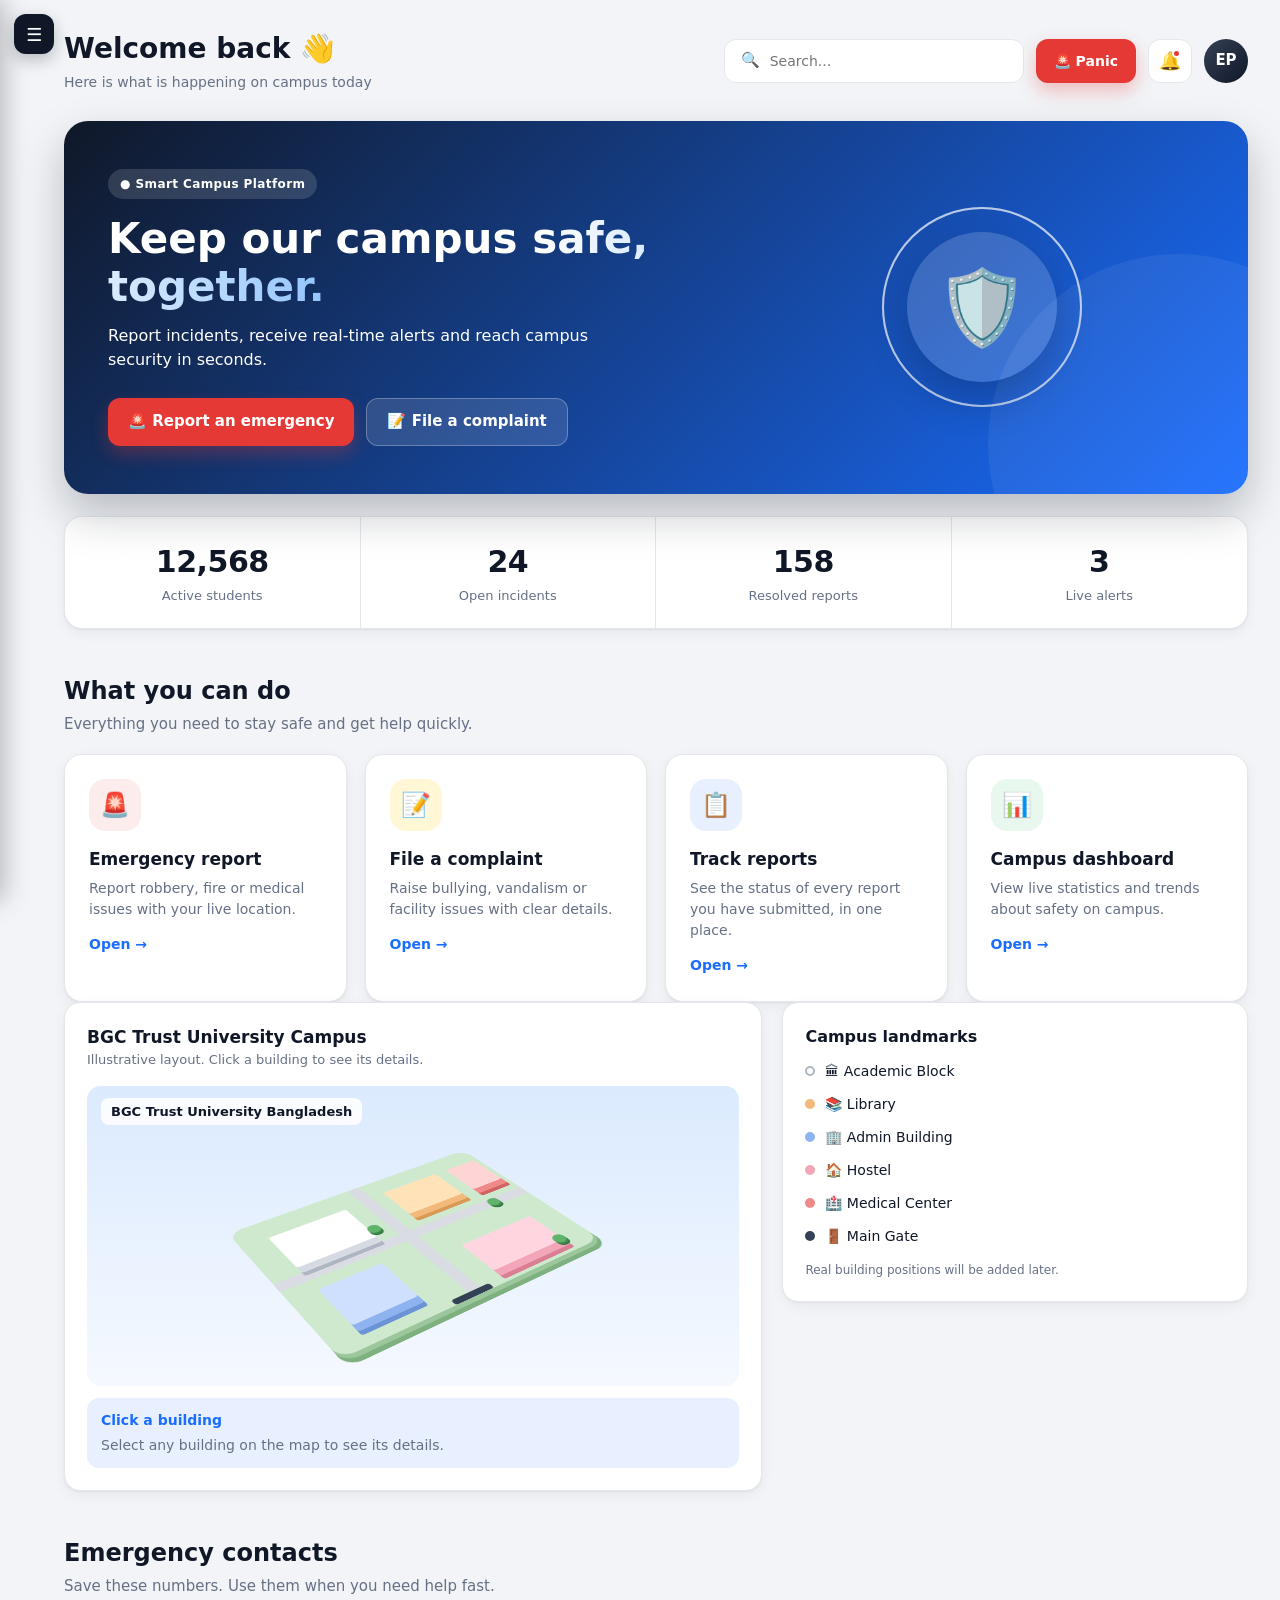
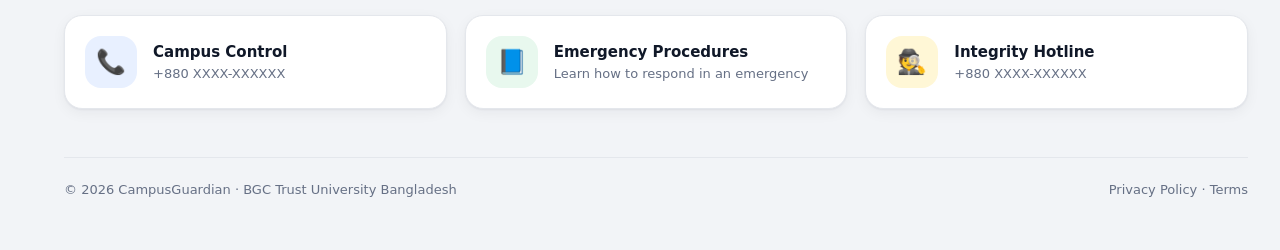
<file: index.html>
<!DOCTYPE html>
<html lang="en">
<head>
  <meta charset="UTF-8">
  <meta name="viewport" content="width=device-width, initial-scale=1.0">
  <title>Home | CampusGuardian</title>
  <link rel="stylesheet" href="css/style.css">
</head>
<body>
<div class="app">

  <aside class="sidebar">
    <div class="brand">
      <div class="brand-logo">🛡️</div>
      <div class="brand-name">CampusGuardian<small>SMART CAMPUS PLATFORM</small></div>
    </div>
    <div class="nav-label">Menu</div>
    <ul class="nav">
      <li><a href="index.html" class="active"><span class="ico">🏠</span>Home</a></li>
      <li><a href="dashboard.html"><span class="ico">📊</span>Dashboard</a></li>
      <li><a href="emergency.html"><span class="ico">🚨</span>Emergency Report</a></li>
      <li><a href="complaint.html"><span class="ico">📝</span>Complaint Form</a></li>
      <li><a href="reports.html"><span class="ico">📋</span>Report List</a></li>
      <li><a href="profile.html"><span class="ico">👤</span>Student Profile</a></li>
    </ul>
    <div class="nav-label">Account</div>
    <ul class="nav">
      <li><a href="login.html"><span class="ico">🔐</span>Login</a></li>
      <li><a href="register.html"><span class="ico">✨</span>Register</a></li>
    </ul>
    <div class="sidebar-footer">© 2026 CampusGuardian</div>
  </aside>

  <main class="main">
    <div class="topbar">
      <div>
        <h1>Welcome back 👋</h1>
        <p>Here is what is happening on campus today</p>
      </div>
      <div class="actions">
        <div class="search">🔍 <input type="text" placeholder="Search..."></div>
        <button class="panic-btn">🚨 Panic</button>
        <div class="icon-btn">🔔<span class="dot"></span></div>
        <div class="avatar">EP</div>
      </div>
    </div>

    <!-- Hero -->
    <section class="hero">
      <div class="hero-text">
        <span class="eyebrow anim d1">● Smart Campus Platform</span>
        <h2 class="anim d2">Keep our campus <span class="grad">safe, together.</span></h2>
        <p class="anim d3">Report incidents, receive real-time alerts and reach campus security in seconds.</p>
        <div class="hero-cta anim d4">
          <a href="emergency.html" class="btn btn-danger">🚨 Report an emergency</a>
          <a href="complaint.html" class="btn btn-glass">📝 File a complaint</a>
        </div>
      </div>
      <div class="hero-visual anim d3">
        <span class="ring r1"></span>
        <span class="ring r2"></span>
        <div class="shield float">🛡️</div>
      </div>
    </section>

    <!-- Stats -->
    <section class="stats-strip reveal">
      <div class="stat-item">
        <div class="stat-value">12,568</div>
        <span>Active students</span>
      </div>
      <div class="stat-item">
        <div class="stat-value">24</div>
        <span>Open incidents</span>
      </div>
      <div class="stat-item">
        <div class="stat-value">158</div>
        <span>Resolved reports</span>
      </div>
      <div class="stat-item">
        <div class="stat-value">3</div>
        <span>Live alerts</span>
      </div>
    </section>

    <!-- Features -->
    <section>
      <div class="section-head reveal">
        <h2>What you can do</h2>
        <p>Everything you need to stay safe and get help quickly.</p>
      </div>
      <div class="feature-grid">
        <a href="emergency.html" class="feature-card reveal rd1">
          <div class="feature-icon" style="background:var(--red-soft)">🚨</div>
          <h3>Emergency report</h3>
          <p>Report robbery, fire or medical issues with your live location.</p>
          <span class="feature-link">Open →</span>
        </a>
        <a href="complaint.html" class="feature-card reveal rd2">
          <div class="feature-icon" style="background:var(--yellow-soft)">📝</div>
          <h3>File a complaint</h3>
          <p>Raise bullying, vandalism or facility issues with clear details.</p>
          <span class="feature-link">Open →</span>
        </a>
        <a href="reports.html" class="feature-card reveal rd3">
          <div class="feature-icon" style="background:var(--primary-soft)">📋</div>
          <h3>Track reports</h3>
          <p>See the status of every report you have submitted, in one place.</p>
          <span class="feature-link">Open →</span>
        </a>
        <a href="dashboard.html" class="feature-card reveal rd4">
          <div class="feature-icon" style="background:var(--green-soft)">📊</div>
          <h3>Campus dashboard</h3>
          <p>View live statistics and trends about safety on campus.</p>
          <span class="feature-link">Open →</span>
        </a>
      </div>
    </section>

    <!-- Campus map -->
    <section class="campus-section">
      <div class="card reveal">
        <div class="card-head">
          <div>
            <h3>BGC Trust University Campus</h3>
            <p>Illustrative layout. Click a building to see its details.</p>
          </div>
        </div>

        <div class="campus-3d">
          <div class="campus-title">BGC Trust University Bangladesh</div>
          <div class="campus-plane">
            <div class="campus-ground"></div>
            <div class="campus-road road-h"></div>
            <div class="campus-road road-v"></div>

            <div class="b academic" data-name="Academic Block" data-info="Classrooms, labs and faculty offices."></div>
            <div class="b library" data-name="Library" data-info="Study halls, books and online resources."></div>
            <div class="b admin" data-name="Admin Building" data-info="Registrar, admissions and administration."></div>
            <div class="b hostel" data-name="Hostel" data-info="Student residence. Contact the hall office for emergencies."></div>
            <div class="b medical" data-name="Medical Center" data-info="First aid and medical support for students and staff."></div>

            <div class="tree" style="left:118px; top:70px"></div>
            <div class="tree" style="left:250px; top:100px"></div>
            <div class="tree" style="left:260px; top:190px"></div>

            <div class="gate"></div>
          </div>
        </div>

        <div class="building-info" id="buildingInfo">
          <b>Click a building</b>
          <p>Select any building on the map to see its details.</p>
        </div>
      </div>

      <div class="card reveal rd2 legend-card">
        <h3 class="help-title">Campus landmarks</h3>
        <div class="legend-list">
          <div><span class="dot-color" style="background:#fff; border:2px solid #aeb6c2"></span>🏛 Academic Block</div>
          <div><span class="dot-color" style="background:#f2b97a"></span>📚 Library</div>
          <div><span class="dot-color" style="background:#8fb3f0"></span>🏢 Admin Building</div>
          <div><span class="dot-color" style="background:#f3a6b8"></span>🏠 Hostel</div>
          <div><span class="dot-color" style="background:#f08a8a"></span>🏥 Medical Center</div>
          <div><span class="dot-color" style="background:#334155"></span>🚪 Main Gate</div>
        </div>
        <p class="hint" style="margin-top:14px">Real building positions will be added later.</p>
      </div>
    </section>

    <!-- Contacts -->
    <section>
      <div class="section-head reveal">
        <h2>Emergency contacts</h2>
        <p>Save these numbers. Use them when you need help fast.</p>
      </div>
      <div class="contact-grid">
        <div class="contact-card reveal rd1">
          <div class="feature-icon" style="background:var(--primary-soft)">📞</div>
          <div><h3>Campus Control</h3><p>+880 XXXX-XXXXXX</p></div>
        </div>
        <div class="contact-card reveal rd2">
          <div class="feature-icon" style="background:var(--green-soft)">📘</div>
          <div><h3>Emergency Procedures</h3><p>Learn how to respond in an emergency</p></div>
        </div>
        <div class="contact-card reveal rd3">
          <div class="feature-icon" style="background:var(--yellow-soft)">🕵️</div>
          <div><h3>Integrity Hotline</h3><p>+880 XXXX-XXXXXX</p></div>
        </div>
      </div>
    </section>

    <footer class="site-footer">
      <span>© 2026 CampusGuardian · BGC Trust University Bangladesh</span>
      <span>Privacy Policy · Terms</span>
    </footer>
  </main>
</div>
<script src="js/main.js"></script>
</body>
</html>
</file>
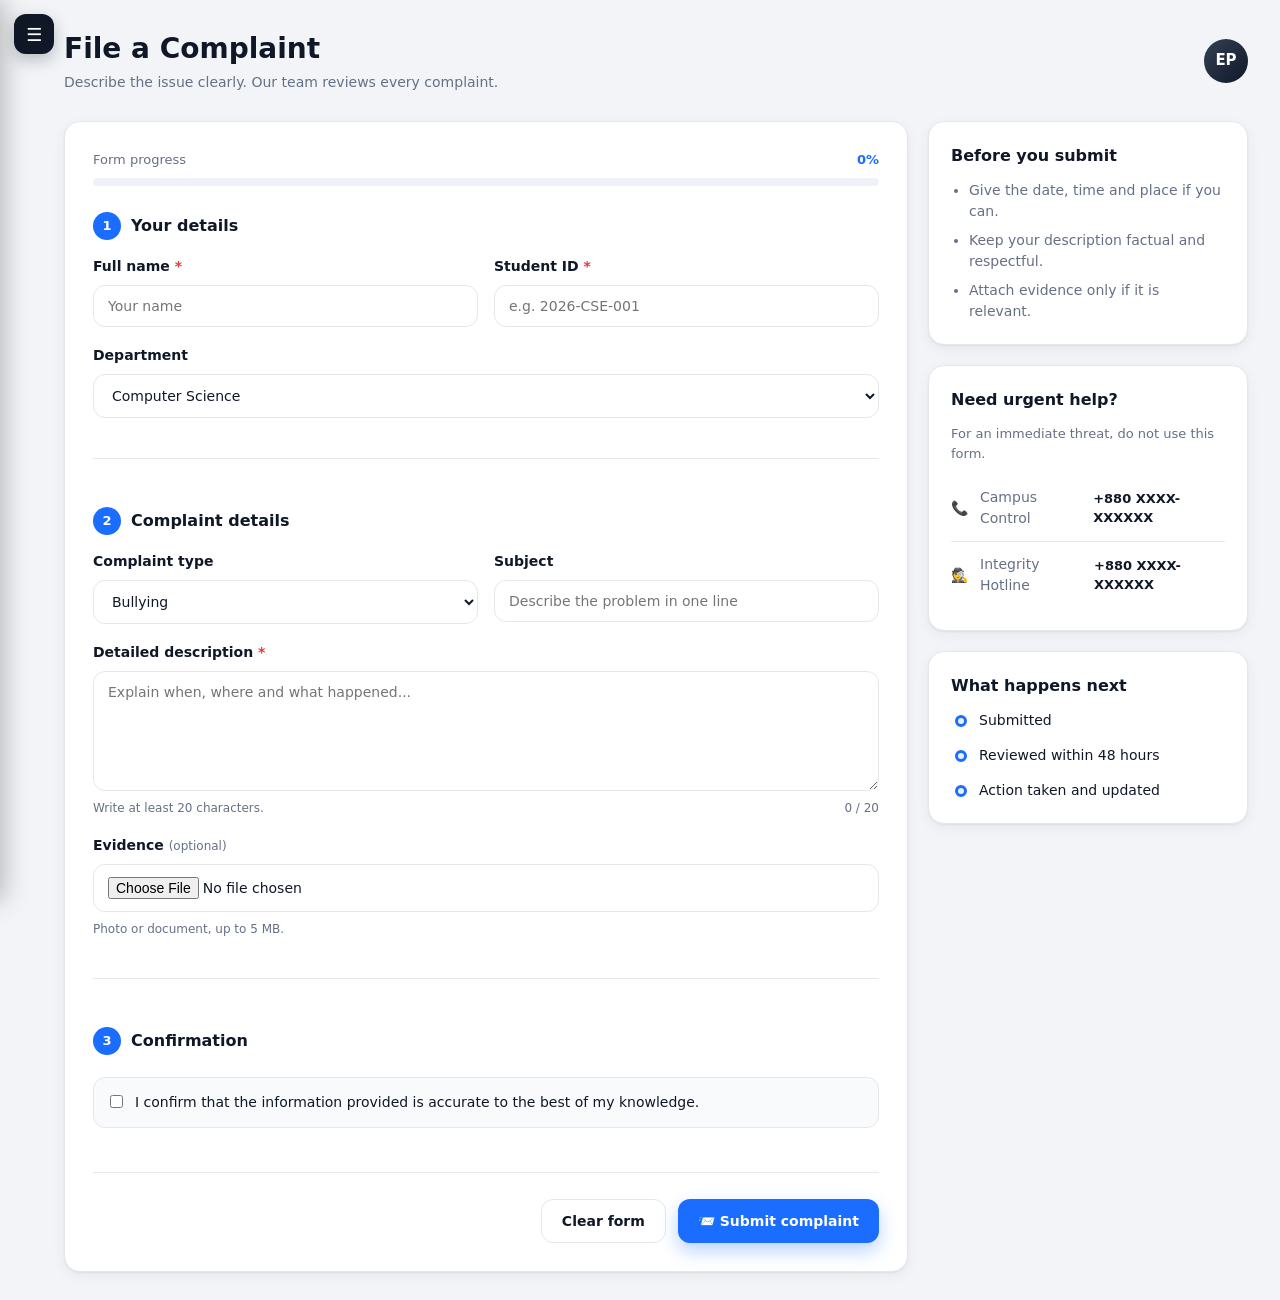
<file: complaint.html>
<!DOCTYPE html>
<html lang="en">
<head>
  <meta charset="UTF-8">
  <meta name="viewport" content="width=device-width, initial-scale=1.0">
  <title>Complaint Form | CampusGuardian</title>
  <link rel="stylesheet" href="css/style.css">
</head>
<body>
<div class="app">

  <aside class="sidebar">
    <div class="brand">
      <div class="brand-logo">🛡️</div>
      <div class="brand-name">CampusGuardian<small>SMART CAMPUS PLATFORM</small></div>
    </div>
    <div class="nav-label">Menu</div>
    <ul class="nav">
      <li><a href="index.html"><span class="ico">🏠</span>Home</a></li>
      <li><a href="dashboard.html"><span class="ico">📊</span>Dashboard</a></li>
      <li><a href="emergency.html"><span class="ico">🚨</span>Emergency Report</a></li>
      <li><a href="complaint.html" class="active"><span class="ico">📝</span>Complaint Form</a></li>
      <li><a href="reports.html"><span class="ico">📋</span>Report List</a></li>
      <li><a href="profile.html"><span class="ico">👤</span>Student Profile</a></li>
    </ul>
    <div class="nav-label">Account</div>
    <ul class="nav">
      <li><a href="login.html"><span class="ico">🔐</span>Login</a></li>
      <li><a href="register.html"><span class="ico">✨</span>Register</a></li>
    </ul>
    <div class="sidebar-footer">© 2026 CampusGuardian</div>
  </aside>

  <main class="main">
    <div class="topbar">
      <div>
        <h1>File a Complaint</h1>
        <p>Describe the issue clearly. Our team reviews every complaint.</p>
      </div>
      <div class="actions">
        <div class="avatar">EP</div>
      </div>
    </div>

    <div class="complaint-layout">

      <!-- Left: form -->
      <div class="card">
        <!-- Progress -->
        <div class="progress-wrap">
          <div class="progress-head">
            <span>Form progress</span>
            <b id="progressText">0%</b>
          </div>
          <div class="progress-bar"><div class="progress-fill" id="progressFill"></div></div>
        </div>

        <form onsubmit="return false;" class="section-form">

          <!-- Section 1 -->
          <div class="form-section">
            <div class="section-title"><span class="step-num">1</span> Your details</div>
            <div class="form-row">
              <div class="form-group">
                <label>Full name <span class="req">*</span></label>
                <input type="text" class="form-control" placeholder="Your name">
              </div>
              <div class="form-group">
                <label>Student ID <span class="req">*</span></label>
                <input type="text" class="form-control" placeholder="e.g. 2026-CSE-001">
              </div>
            </div>
            <div class="form-group">
              <label>Department</label>
              <select class="form-control">
                <option>Computer Science</option>
                <option>Pharmacy</option>
                <option>Business</option>
                <option>Law</option>
                <option>English</option>
                <option>Jurnalism</option>
              </select>
            </div>
          </div>

          <!-- Section 2 -->
          <div class="form-section">
            <div class="section-title"><span class="step-num">2</span> Complaint details</div>
            <div class="form-row">
              <div class="form-group">
                <label>Complaint type</label>
                <select class="form-control">
                  <option>Bullying</option>
                  <option>Vandalism</option>
                  <option>Facilities (water/electricity/lab)</option>
                  <option>Harassment</option>
                  <option>Other</option>
                </select>
              </div>
              <div class="form-group">
                <label>Subject</label>
                <input type="text" class="form-control" placeholder="Describe the problem in one line">
              </div>
            </div>

            <div class="form-group">
              <label>Detailed description <span class="req">*</span></label>
              <textarea class="form-control" placeholder="Explain when, where and what happened..."></textarea>
              <div class="hint-row">
                <span class="hint">Write at least 20 characters.</span>
                <span class="hint" id="charCount">0 / 20</span>
              </div>
            </div>

            <div class="form-group">
              <label>Evidence <span class="opt">(optional)</span></label>
              <input type="file" class="form-control">
              <span class="hint">Photo or document, up to 5 MB.</span>
            </div>
          </div>

          <!-- Section 3 -->
          <div class="form-section">
            <div class="section-title"><span class="step-num">3</span> Confirmation</div>
            <label class="confirm-box">
              <input type="checkbox">
              <span>I confirm that the information provided is accurate to the best of my knowledge.</span>
            </label>
          </div>

          <div class="form-actions">
            <button type="reset" class="btn btn-ghost">Clear form</button>
            <button type="submit" class="btn btn-primary">📨 Submit complaint</button>
          </div>
        </form>
      </div>

      <!-- Right: help -->
      <aside class="help-col">
        <div class="card">
          <h3 class="help-title">Before you submit</h3>
          <ul class="tip-list">
            <li>Give the date, time and place if you can.</li>
            <li>Keep your description factual and respectful.</li>
            <li>Attach evidence only if it is relevant.</li>
          </ul>
        </div>

        <div class="card" style="margin-top:20px">
          <h3 class="help-title">Need urgent help?</h3>
          <p class="list-sub" style="margin-bottom:12px">For an immediate threat, do not use this form.</p>
          <div class="contact-row">📞 <span>Campus Control</span><b>+880 XXXX-XXXXXX</b></div>
          <div class="contact-row">🕵️ <span>Integrity Hotline</span><b>+880 XXXX-XXXXXX</b></div>
        </div>

        <div class="card" style="margin-top:20px">
          <h3 class="help-title">What happens next</h3>
          <div class="timeline">
            <div class="tl-item"><span class="tl-dot"></span>Submitted</div>
            <div class="tl-item"><span class="tl-dot"></span>Reviewed within 48 hours</div>
            <div class="tl-item"><span class="tl-dot"></span>Action taken and updated</div>
          </div>
        </div>
      </aside>

    </div>
  </main>
</div>
<script src="js/main.js"></script>
</body>
</html>
</file>
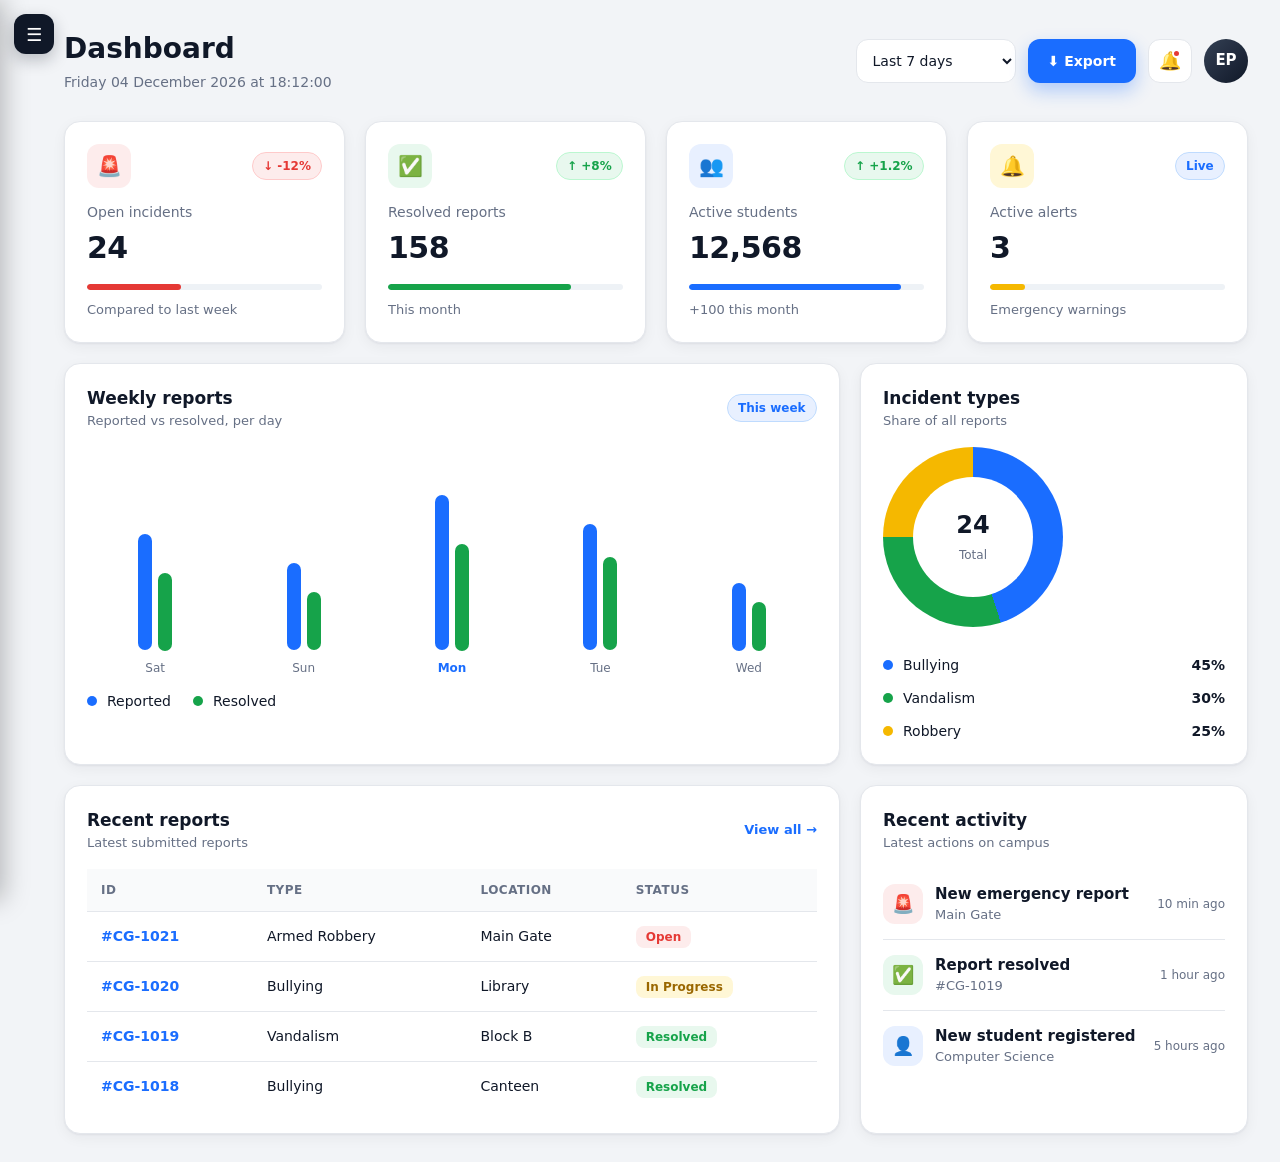
<file: dashboard.html>
<!DOCTYPE html>
<html lang="en">
<head>
  <meta charset="UTF-8">
  <meta name="viewport" content="width=device-width, initial-scale=1.0">
  <title>Dashboard | CampusGuardian</title>
  <link rel="stylesheet" href="css/style.css">
</head>
<body>
<div class="app">

  <aside class="sidebar">
    <div class="brand">
      <div class="brand-logo">🛡️</div>
      <div class="brand-name">CampusGuardian<small>SMART CAMPUS PLATFORM</small></div>
    </div>
    <div class="nav-label">Menu</div>
    <ul class="nav">
      <li><a href="index.html"><span class="ico">🏠</span>Home</a></li>
      <li><a href="dashboard.html" class="active"><span class="ico">📊</span>Dashboard</a></li>
      <li><a href="emergency.html"><span class="ico">🚨</span>Emergency Report</a></li>
      <li><a href="complaint.html"><span class="ico">📝</span>Complaint Form</a></li>
      <li><a href="reports.html"><span class="ico">📋</span>Report List</a></li>
      <li><a href="profile.html"><span class="ico">👤</span>Student Profile</a></li>
    </ul>
    <div class="nav-label">Account</div>
    <ul class="nav">
      <li><a href="login.html"><span class="ico">🔐</span>Login</a></li>
      <li><a href="register.html"><span class="ico">✨</span>Register</a></li>
    </ul>
    <div class="sidebar-footer">© 2026 CampusGuardian</div>
  </aside>

  <main class="main">
    <div class="topbar">
      <div>
        <h1>Dashboard</h1>
        <p id="liveClock">Loading time...</p>
      </div>
      <div class="actions">
        <select class="form-control range-select">
          <option>Last 7 days</option>
          <option>Last 30 days</option>
          <option>This semester</option>
        </select>
        <button class="btn btn-primary">⬇ Export</button>
        <div class="icon-btn">🔔<span class="dot"></span></div>
        <div class="avatar">EP</div>
      </div>
    </div>

    <!-- Stat cards -->
    <div class="grid grid-4">
      <div class="card stat-card">
        <div class="stat-top">
          <div class="stat-icon" style="background:var(--red-soft)">🚨</div>
          <span class="pill down">↓ -12%</span>
        </div>
        <div class="stat-label">Open incidents</div>
        <div class="stat-value">24</div>
        <div class="mini"><span style="--w:40%; background:var(--red)"></span></div>
        <div class="stat-foot">Compared to last week</div>
      </div>
      <div class="card stat-card">
        <div class="stat-top">
          <div class="stat-icon" style="background:var(--green-soft)">✅</div>
          <span class="pill up">↑ +8%</span>
        </div>
        <div class="stat-label">Resolved reports</div>
        <div class="stat-value">158</div>
        <div class="mini"><span style="--w:78%; background:var(--green)"></span></div>
        <div class="stat-foot">This month</div>
      </div>
      <div class="card stat-card">
        <div class="stat-top">
          <div class="stat-icon" style="background:var(--primary-soft)">👥</div>
          <span class="pill up">↑ +1.2%</span>
        </div>
        <div class="stat-label">Active students</div>
        <div class="stat-value">12,568</div>
        <div class="mini"><span style="--w:90%; background:var(--primary)"></span></div>
        <div class="stat-foot">+100 this month</div>
      </div>
      <div class="card stat-card">
        <div class="stat-top">
          <div class="stat-icon" style="background:var(--yellow-soft)">🔔</div>
          <span class="pill info">Live</span>
        </div>
        <div class="stat-label">Active alerts</div>
        <div class="stat-value">3</div>
        <div class="mini"><span style="--w:15%; background:var(--yellow)"></span></div>
        <div class="stat-foot">Emergency warnings</div>
      </div>
    </div>

    <!-- Charts row -->
    <div class="grid grid-2 section">
      <div class="card reveal">
        <div class="card-head">
          <div><h3>Weekly reports</h3><p>Reported vs resolved, per day</p></div>
          <span class="pill info">This week</span>
        </div>
        <div class="bars">
          <div class="bar-group" style="--i:0"><div class="bar-wrap"><div class="bar blue" style="height:60%"></div><div class="bar green" style="height:40%"></div></div><div class="bar-day">Sat</div></div>
          <div class="bar-group" style="--i:1"><div class="bar-wrap"><div class="bar blue" style="height:45%"></div><div class="bar green" style="height:30%"></div></div><div class="bar-day">Sun</div></div>
          <div class="bar-group" style="--i:2"><div class="bar-wrap"><div class="bar blue" style="height:80%"></div><div class="bar green" style="height:55%"></div></div><div class="bar-day active">Mon</div></div>
          <div class="bar-group" style="--i:3"><div class="bar-wrap"><div class="bar blue" style="height:65%"></div><div class="bar green" style="height:48%"></div></div><div class="bar-day">Tue</div></div>
          <div class="bar-group" style="--i:4"><div class="bar-wrap"><div class="bar blue" style="height:35%"></div><div class="bar green" style="height:25%"></div></div><div class="bar-day">Wed</div></div>
        </div>
        <div class="legend" style="flex-direction:row; margin-top:14px; gap:22px">
          <div class="legend-item"><div class="l"><span class="dot-color" style="background:var(--primary)"></span>Reported</div></div>
          <div class="legend-item"><div class="l"><span class="dot-color" style="background:var(--green)"></span>Resolved</div></div>
        </div>
      </div>

      <div class="card reveal rd1">
        <div class="card-head">
          <div><h3>Incident types</h3><p>Share of all reports</p></div>
        </div>
        <div class="donut-wrap">
          <div class="donut donut-anim">
            <div class="donut-inner"><div><b>24</b><span>Total</span></div></div>
          </div>
          <div class="legend">
            <div class="legend-item"><div class="l"><span class="dot-color" style="background:var(--primary)"></span>Bullying</div><b>45%</b></div>
            <div class="legend-item"><div class="l"><span class="dot-color" style="background:var(--green)"></span>Vandalism</div><b>30%</b></div>
            <div class="legend-item"><div class="l"><span class="dot-color" style="background:var(--yellow)"></span>Robbery</div><b>25%</b></div>
          </div>
        </div>
      </div>
    </div>

    <!-- Table + activity -->
    <div class="grid grid-2 section">
      <div class="card reveal">
        <div class="card-head">
          <div><h3>Recent reports</h3><p>Latest submitted reports</p></div>
          <a href="reports.html" class="card-link">View all →</a>
        </div>
        <div class="table-wrap">
          <table class="table">
            <thead><tr><th>ID</th><th>Type</th><th>Location</th><th>Status</th></tr></thead>
            <tbody>
              <tr style="--i:0"><td class="rid">#CG-1021</td><td>Armed Robbery</td><td>Main Gate</td><td><span class="status open">Open</span></td></tr>
              <tr style="--i:1"><td class="rid">#CG-1020</td><td>Bullying</td><td>Library</td><td><span class="status progress">In Progress</span></td></tr>
              <tr style="--i:2"><td class="rid">#CG-1019</td><td>Vandalism</td><td>Block B</td><td><span class="status resolved">Resolved</span></td></tr>
              <tr style="--i:3"><td class="rid">#CG-1018</td><td>Bullying</td><td>Canteen</td><td><span class="status resolved">Resolved</span></td></tr>
            </tbody>
          </table>
        </div>
      </div>

      <div class="card reveal rd1">
        <div class="card-head"><div><h3>Recent activity</h3><p>Latest actions on campus</p></div></div>
        <div class="list">
          <div class="list-item">
            <div class="list-main"><div class="list-icon" style="background:var(--red-soft)">🚨</div><div><div class="list-title">New emergency report</div><div class="list-sub">Main Gate</div></div></div>
            <span class="muted-time">10 min ago</span>
          </div>
          <div class="list-item">
            <div class="list-main"><div class="list-icon" style="background:var(--green-soft)">✅</div><div><div class="list-title">Report resolved</div><div class="list-sub">#CG-1019</div></div></div>
            <span class="muted-time">1 hour ago</span>
          </div>
          <div class="list-item">
            <div class="list-main"><div class="list-icon" style="background:var(--primary-soft)">👤</div><div><div class="list-title">New student registered</div><div class="list-sub">Computer Science</div></div></div>
            <span class="muted-time">5 hours ago</span>
          </div>
        </div>
      </div>
    </div>
  </main>
</div>
<script src="js/main.js"></script>
</body>
</html>
</file>
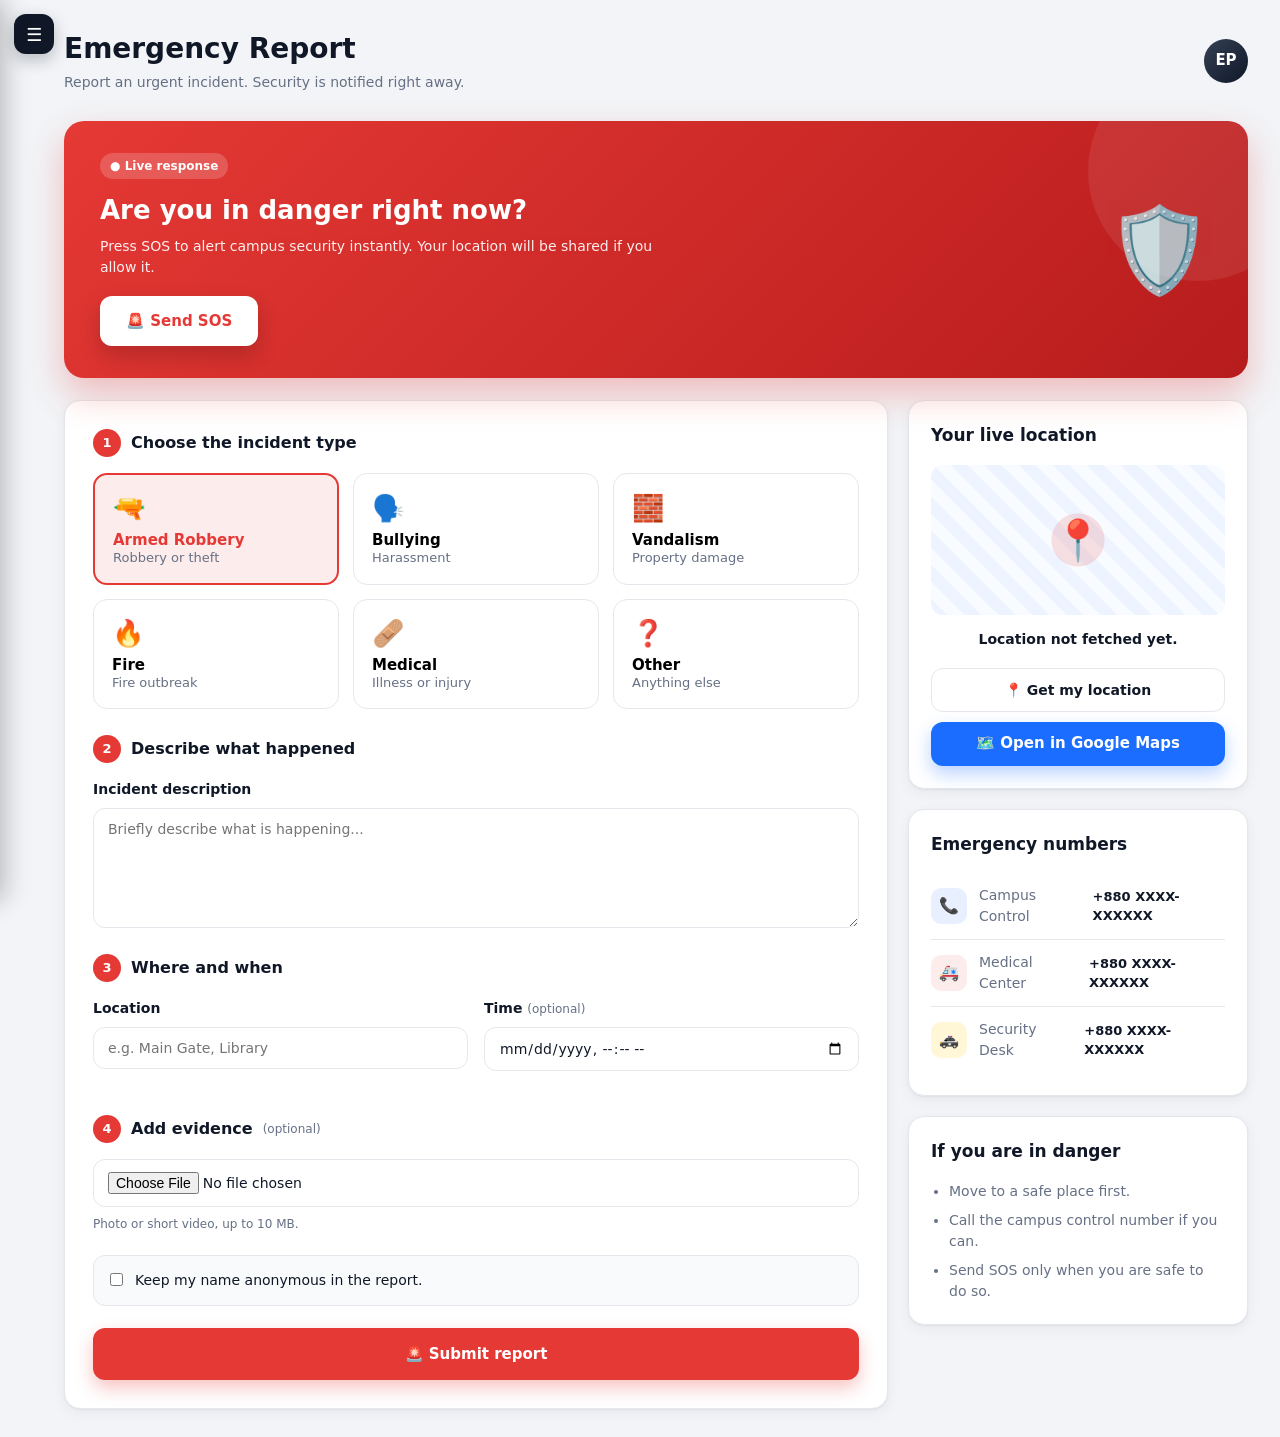
<file: emergency.html>
<!DOCTYPE html>
<html lang="en">
<head>
  <meta charset="UTF-8">
  <meta name="viewport" content="width=device-width, initial-scale=1.0">
  <title>Emergency Report | CampusGuardian</title>
  <link rel="stylesheet" href="css/style.css">
</head>
<body>
<div class="app">

  <aside class="sidebar">
    <div class="brand">
      <div class="brand-logo">🛡️</div>
      <div class="brand-name">CampusGuardian<small>SMART CAMPUS PLATFORM</small></div>
    </div>
    <div class="nav-label">Menu</div>
    <ul class="nav">
      <li><a href="index.html"><span class="ico">🏠</span>Home</a></li>
      <li><a href="dashboard.html"><span class="ico">📊</span>Dashboard</a></li>
      <li><a href="emergency.html" class="active"><span class="ico">🚨</span>Emergency Report</a></li>
      <li><a href="complaint.html"><span class="ico">📝</span>Complaint Form</a></li>
      <li><a href="reports.html"><span class="ico">📋</span>Report List</a></li>
      <li><a href="profile.html"><span class="ico">👤</span>Student Profile</a></li>
    </ul>
    <div class="nav-label">Account</div>
    <ul class="nav">
      <li><a href="login.html"><span class="ico">🔐</span>Login</a></li>
      <li><a href="register.html"><span class="ico">✨</span>Register</a></li>
    </ul>
    <div class="sidebar-footer">© 2026 CampusGuardian</div>
  </aside>

  <main class="main">
    <div class="topbar">
      <div>
        <h1>Emergency Report</h1>
        <p>Report an urgent incident. Security is notified right away.</p>
      </div>
      <div class="actions">
        <div class="avatar">EP</div>
      </div>
    </div>

    <!-- SOS hero -->
    <div class="emergency-hero">
      <div class="hero-text">
        <span class="hero-tag">● Live response</span>
        <h2>Are you in danger right now?</h2>
        <p>Press SOS to alert campus security instantly. Your location will be shared if you allow it.</p>
        <button class="btn sos-btn" type="button">🚨 Send SOS</button>
      </div>
      <div class="hero-icon">🛡️</div>
    </div>

    <div class="emergency-layout">

      <!-- Left: report form -->
      <div class="card report-card">

        <div class="block-title"><span class="step-num">1</span> Choose the incident type</div>
        <div class="type-grid">
          <button class="type-card selected" type="button"><div class="t-icon">🔫</div><b>Armed Robbery</b><span>Robbery or theft</span></button>
          <button class="type-card" type="button"><div class="t-icon">🗣️</div><b>Bullying</b><span>Harassment</span></button>
          <button class="type-card" type="button"><div class="t-icon">🧱</div><b>Vandalism</b><span>Property damage</span></button>
          <button class="type-card" type="button"><div class="t-icon">🔥</div><b>Fire</b><span>Fire outbreak</span></button>
          <button class="type-card" type="button"><div class="t-icon">🩹</div><b>Medical</b><span>Illness or injury</span></button>
          <button class="type-card" type="button"><div class="t-icon">❓</div><b>Other</b><span>Anything else</span></button>
        </div>

        <div class="block-title"><span class="step-num">2</span> Describe what happened</div>
        <div class="form-group">
          <label>Incident description</label>
          <textarea class="form-control" placeholder="Briefly describe what is happening..."></textarea>
        </div>

        <div class="block-title"><span class="step-num">3</span> Where and when</div>
        <div class="form-row">
          <div class="form-group">
            <label>Location</label>
            <input type="text" class="form-control" placeholder="e.g. Main Gate, Library">
          </div>
          <div class="form-group">
            <label>Time <span class="opt">(optional)</span></label>
            <input type="datetime-local" class="form-control">
          </div>
        </div>

        <div class="block-title"><span class="step-num">4</span> Add evidence <span class="opt">(optional)</span></div>
        <div class="form-group">
          <input type="file" class="form-control">
          <span class="hint">Photo or short video, up to 10 MB.</span>
        </div>

        <label class="confirm-box">
          <input type="checkbox">
          <span>Keep my name anonymous in the report.</span>
        </label>

        <button class="btn btn-danger btn-block submit-btn" type="button">🚨 Submit report</button>
      </div>

      <!-- Right: help and location -->
      <aside class="help-col">

        <div class="card">
  <div class="card-head"><h3>Your live location</h3></div>

  <iframe id="mapFrame" class="map-frame" hidden loading="lazy" referrerpolicy="no-referrer-when-downgrade"></iframe>
  <div class="loc-map" id="mapPlaceholder">📍</div>

  <div class="live-loc">
    <div class="live-status" id="locStatus">Location not fetched yet.</div>
    <div class="live-coords" id="locCoords"></div>
    <button class="btn btn-ghost btn-block" id="locBtn" type="button" style="margin-top:12px">📍 Get my location</button>
    <a id="mapLink" class="btn btn-primary btn-block" target="_blank" rel="noopener" hidden style="margin-top:10px">🗺️ Open in Google Maps</a>
    <input type="hidden" id="locValue">
  </div>
</div>

        <div class="card" style="margin-top:20px">
          <div class="card-head"><h3>Emergency numbers</h3></div>
          <div class="contact-row"><div class="contact-ico" style="background:var(--primary-soft)">📞</div><span>Campus Control</span><b>+880 XXXX-XXXXXX</b></div>
          <div class="contact-row"><div class="contact-ico" style="background:var(--red-soft)">🚑</div><span>Medical Center</span><b>+880 XXXX-XXXXXX</b></div>
          <div class="contact-row"><div class="contact-ico" style="background:var(--yellow-soft)">🚓</div><span>Security Desk</span><b>+880 XXXX-XXXXXX</b></div>
        </div>

        <div class="card" style="margin-top:20px">
          <div class="card-head"><h3>If you are in danger</h3></div>
          <ul class="tip-list">
            <li>Move to a safe place first.</li>
            <li>Call the campus control number if you can.</li>
            <li>Send SOS only when you are safe to do so.</li>
          </ul>
        </div>

      </aside>
    </div>
  </main>
</div>
<script src="js/main.js"></script>
</body>
</html>
</file>
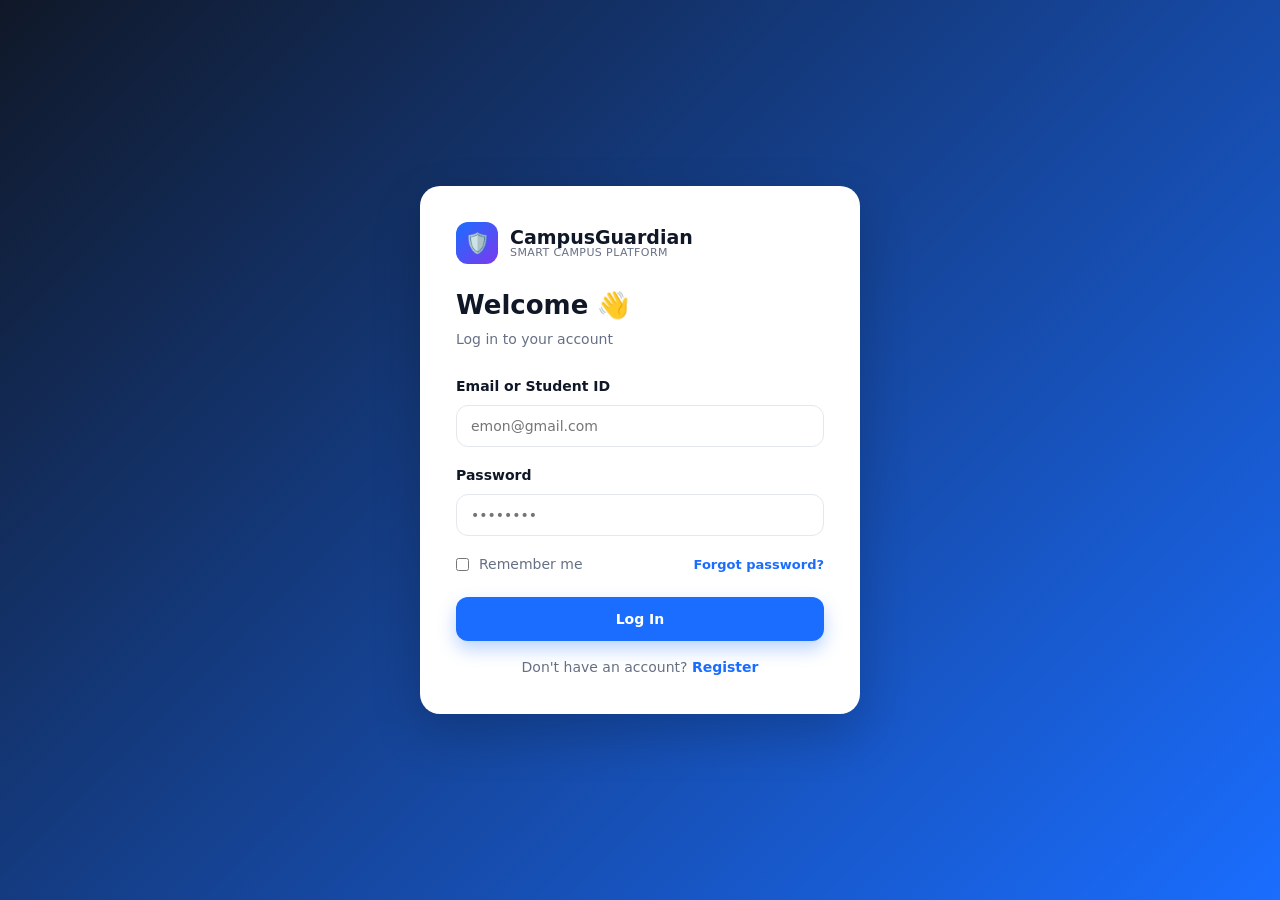
<file: login.html>
<!DOCTYPE html>
<html lang="en">
<head>
  <meta charset="UTF-8">
  <meta name="viewport" content="width=device-width, initial-scale=1.0">
  <title>Login | CampusGuardian</title>
  <link rel="stylesheet" href="css/style.css">
</head>
<body>
<div class="auth-page">
  <div class="auth-card">
    <div class="auth-brand">
      <div class="brand-logo">🛡️</div>
      <div class="brand-name" style="color:var(--text)">CampusGuardian<small style="color:var(--muted)">SMART CAMPUS PLATFORM</small></div>
    </div>

    <h2>Welcome 👋</h2>
    <p>Log in to your account</p>

    <form onsubmit="return false;">
      <div class="form-group">
        <label>Email or Student ID</label>
        <input type="text" class="form-control" placeholder="emon@gmail.com">
      </div>
      <div class="form-group">
        <label>Password</label>
        <input type="password" class="form-control" placeholder="••••••••">
      </div>

      <div style="display:flex; justify-content:space-between; align-items:center; margin-bottom:22px">
        <label class="check"><input type="checkbox"> Remember me</label>
        <a href="#" class="card-link">Forgot password?</a>
      </div>

      <button type="submit" class="btn btn-primary btn-block">Log In</button>
    </form>

    <div class="auth-foot">Don't have an account? <a href="register.html">Register</a></div>
  </div>
</div>
<script src="js/main.js"></script>
</body>
</html>
</file>
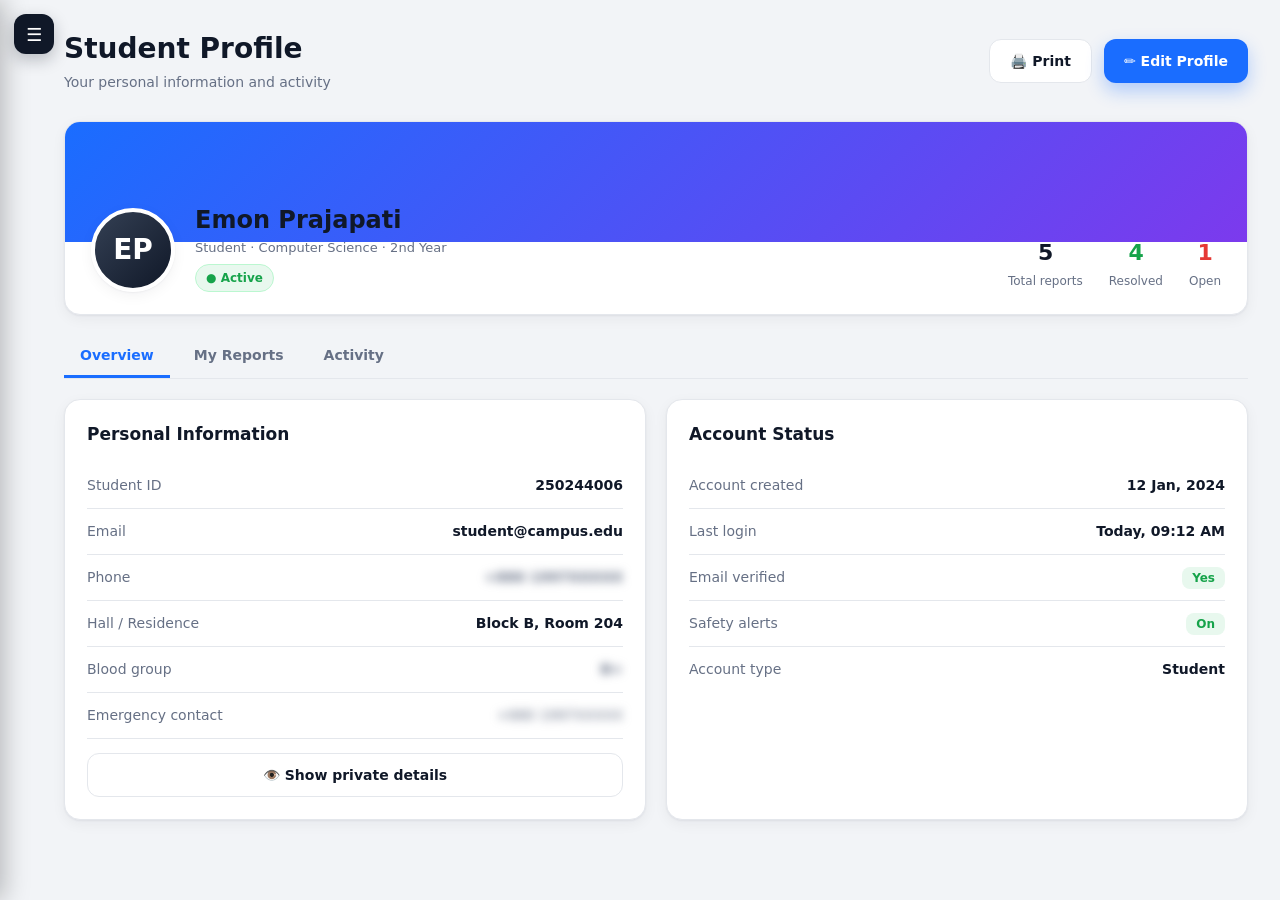
<file: profile.html>
<!DOCTYPE html>
<html lang="en">
<head>
  <meta charset="UTF-8">
  <meta name="viewport" content="width=device-width, initial-scale=1.0">
  <title>Student Profile | CampusGuardian</title>
  <link rel="stylesheet" href="css/style.css">
</head>
<body>
<div class="app">

  <aside class="sidebar">
    <div class="brand">
      <div class="brand-logo">🛡️</div>
      <div class="brand-name">CampusGuardian<small>SMART CAMPUS PLATFORM</small></div>
    </div>
    <div class="nav-label">Menu</div>
    <ul class="nav">
      <li><a href="index.html"><span class="ico">🏠</span>Home</a></li>
      <li><a href="dashboard.html"><span class="ico">📊</span>Dashboard</a></li>
      <li><a href="emergency.html"><span class="ico">🚨</span>Emergency Report</a></li>
      <li><a href="complaint.html"><span class="ico">📝</span>Complaint Form</a></li>
      <li><a href="reports.html"><span class="ico">📋</span>Report List</a></li>
      <li><a href="profile.html" class="active"><span class="ico">👤</span>Student Profile</a></li>
    </ul>
    <div class="nav-label">Account</div>
    <ul class="nav">
      <li><a href="login.html"><span class="ico">🔐</span>Login</a></li>
      <li><a href="register.html"><span class="ico">✨</span>Register</a></li>
    </ul>
    <div class="sidebar-footer">© 2026 CampusGuardian</div>
  </aside>

  <main class="main">
    <div class="topbar">
      <div>
        <h1>Student Profile</h1>
        <p>Your personal information and activity</p>
      </div>
      <div class="actions">
        <button class="btn btn-ghost" onclick="window.print()">🖨️ Print</button>
        <button class="btn btn-primary" id="openEdit">✏️ Edit Profile</button>
      </div>
    </div>

    <!-- Banner + header -->
    <div class="card profile-banner">
      <div class="banner-bg"></div>
      <div class="banner-body">
        <div class="avatar big">EP</div>
        <div class="banner-info">
          <h2 data-field="name">Emon Prajapati</h2>
          <p class="list-sub" data-field="meta">Student · Computer Science · 2nd Year</p>
          <span class="pill up">● Active</span>
        </div>
        <div class="banner-stats">
          <div><div class="stat-value" data-count="5">5</div><span>Total reports</span></div>
          <div><div class="stat-value green" data-count="4">4</div><span>Resolved</span></div>
          <div><div class="stat-value red" data-count="1">1</div><span>Open</span></div>
        </div>
      </div>
    </div>

    <!-- Tabs -->
    <div class="tabs section">
      <button class="tab active" data-tab="overview">Overview</button>
      <button class="tab" data-tab="reports">My Reports</button>
      <button class="tab" data-tab="activity">Activity</button>
    </div>

    <!-- Overview tab -->
    <div class="tab-panel active" id="tab-overview">
      <div class="grid grid-2-even">
        <div class="card">
          <div class="card-head"><h3>Personal Information</h3></div>
          <div class="info-row"><span>Student ID</span><b data-field="sid">250244006</b></div>
          <div class="info-row"><span>Email</span><b data-field="email">student@campus.edu</b></div>
          <div class="info-row">
            <span>Phone</span>
            <b><span data-field="phone" class="masked">+880 1997XXXXX</span></b>
          </div>
          <div class="info-row"><span>Hall / Residence</span><b data-field="hall">Block B, Room 204</b></div>
          <div class="info-row">
            <span>Blood group</span>
            <b><span data-field="blood" class="masked">B+</span></b>
          </div>
          <div class="info-row"><span>Emergency contact</span><span data-field="emergency" class="masked">+880 1997XXXXX</span></div>
          <button class="btn btn-ghost btn-block" id="togglePrivacy" style="margin-top:14px">👁️ Show private details</button>
        </div>

        <div class="card">
          <div class="card-head"><h3>Account Status</h3></div>
          <div class="info-row"><span>Account created</span><b>12 Jan, 2024</b></div>
          <div class="info-row"><span>Last login</span><b>Today, 09:12 AM</b></div>
          <div class="info-row"><span>Email verified</span><b><span class="status resolved">Yes</span></b></div>
          <div class="info-row"><span>Safety alerts</span><b><span class="status resolved">On</span></b></div>
          <div class="info-row"><span>Account type</span><b>Student</b></div>
        </div>
      </div>
    </div>

    <!-- Reports tab -->
    <div class="tab-panel" id="tab-reports">
      <div class="card">
        <div class="card-head">
          <div><h3>My Reports</h3><p>Reports you submitted</p></div>
        </div>
        <div class="table-wrap">
          <table class="table">
            <thead><tr><th>ID</th><th>Type</th><th>Location</th><th>Date</th><th>Status</th></tr></thead>
            <tbody>
              <tr><td>#CG-1021</td><td>🔫 Armed Robbery</td><td>Main Gate</td><td>31 Oct, 2026</td><td><span class="status open">Open</span></td></tr>
              <tr><td>#CG-1018</td><td>🗣️ Bullying</td><td>Canteen</td><td>28 Oct, 2026</td><td><span class="status resolved">Resolved</span></td></tr>
              <tr><td>#CG-1012</td><td>🧱 Vandalism</td><td>Library</td><td>20 Oct, 2026</td><td><span class="status resolved">Resolved</span></td></tr>
              <tr><td>#CG-1007</td><td>🔥 Fire</td><td>Lab 3</td><td>12 Oct, 2026</td><td><span class="status resolved">Resolved</span></td></tr>
              <tr><td>#CG-1003</td><td>🩹 Medical</td><td>Sports Ground</td><td>05 Oct, 2026</td><td><span class="status resolved">Resolved</span></td></tr>
            </tbody>
          </table>
        </div>
      </div>
    </div>

    <!-- Activity tab -->
    <div class="tab-panel" id="tab-activity">
      <div class="card">
        <div class="card-head"><div><h3>Recent Activity</h3><p>Your latest actions</p></div></div>
        <div class="list">
          <div class="list-item"><div class="list-main"><div class="list-icon" style="background:var(--red-soft)">🚨</div><div><div class="list-title">Submitted an emergency report</div><div class="list-sub">#CG-1021 · Main Gate</div></div></div><span class="muted-time">Today</span></div>
          <div class="list-item"><div class="list-main"><div class="list-icon" style="background:var(--green-soft)">✅</div><div><div class="list-title">Complaint resolved</div><div class="list-sub">#CG-1018 · Canteen</div></div></div><span class="muted-time">3 days ago</span></div>
          <div class="list-item"><div class="list-main"><div class="list-icon" style="background:var(--primary-soft)">📝</div><div><div class="list-title">Updated profile phone number</div><div class="list-sub">Settings</div></div></div><span class="muted-time">1 week ago</span></div>
        </div>
      </div>
    </div>
  </main>
</div>

<!-- Edit modal -->
<div class="modal-overlay" id="editModal">
  <div class="modal-box">
    <h2>Edit Profile</h2>
    <p class="list-sub" style="margin-bottom:18px">Update your contact details.</p>
    <form id="editForm" novalidate>
      <div class="form-group">
        <label>Email</label>
        <input type="email" class="form-control" id="inEmail">
      </div>
      <div class="form-group">
        <label>Phone</label>
        <input type="text" class="form-control" id="inPhone" placeholder="+880 1XXX-XXXXXX">
      </div>
      <div class="form-group">
        <label>Hall / Residence</label>
        <input type="text" class="form-control" id="inHall">
      </div>
      <div class="form-group">
        <label>Emergency</label>
        <input type="text" class="form-control" id="inEmergency" placeholder="+880 1XXX-XXXXXX">
      </div>
      <div class="modal-actions">
        <button type="button" class="btn btn-ghost" id="cancelEdit">Cancel</button>
        <button type="submit" class="btn btn-primary">Save</button>
      </div>
    </form>
  </div>
</div>

<script src="js/main.js"></script>
</body>
</html>
</file>
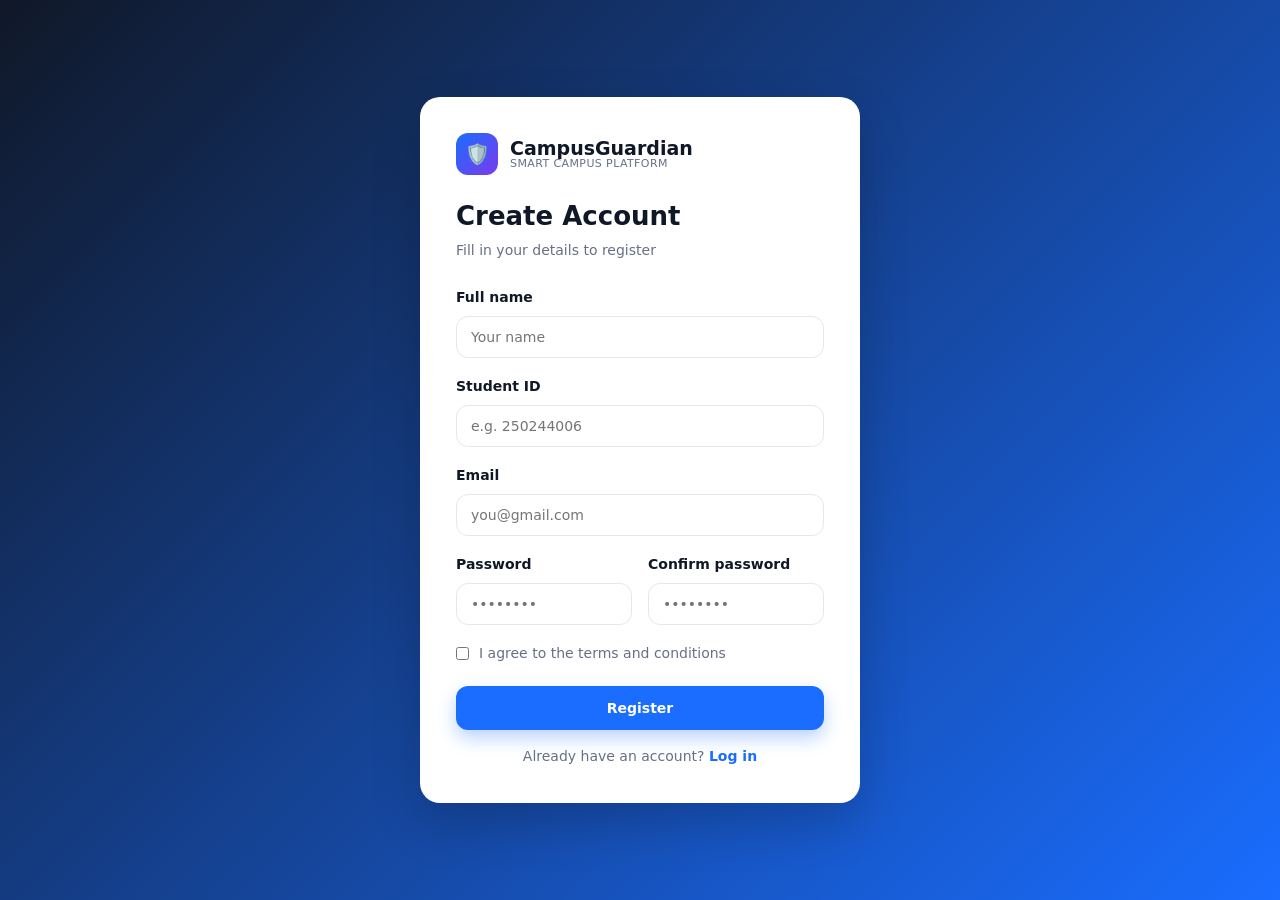
<file: register.html>
<!DOCTYPE html>
<html lang="en">
<head>
  <meta charset="UTF-8">
  <meta name="viewport" content="width=device-width, initial-scale=1.0">
  <title>Register | CampusGuardian</title>
  <link rel="stylesheet" href="css/style.css">
</head>
<body>
<div class="auth-page">
  <div class="auth-card">
    <div class="auth-brand">
      <div class="brand-logo">🛡️</div>
      <div class="brand-name" style="color:var(--text)">CampusGuardian<small style="color:var(--muted)">SMART CAMPUS PLATFORM</small></div>
    </div>

    <h2>Create Account</h2>
    <p>Fill in your details to register</p>

    <form onsubmit="return false;">
      <div class="form-group">
        <label>Full name</label>
        <input type="text" class="form-control" placeholder="Your name">
      </div>
      <div class="form-group">
        <label>Student ID</label>
        <input type="text" class="form-control" placeholder="e.g. 250244006">
      </div>
      <div class="form-group">
        <label>Email</label>
        <input type="email" class="form-control" placeholder="you@gmail.com">
      </div>
      <div class="form-row">
        <div class="form-group">
          <label>Password</label>
          <input type="password" class="form-control" placeholder="••••••••">
        </div>
        <div class="form-group">
          <label>Confirm password</label>
          <input type="password" class="form-control" placeholder="••••••••">
        </div>
      </div>

      <label class="check" style="margin-bottom:22px"><input type="checkbox"> I agree to the terms and conditions</label>
      <button type="submit" class="btn btn-primary btn-block">Register</button>
    </form>

    <div class="auth-foot">Already have an account? <a href="login.html">Log in</a></div>
  </div>
</div>
<script src="js/main.js"></script>
</body>
</html>
</file>
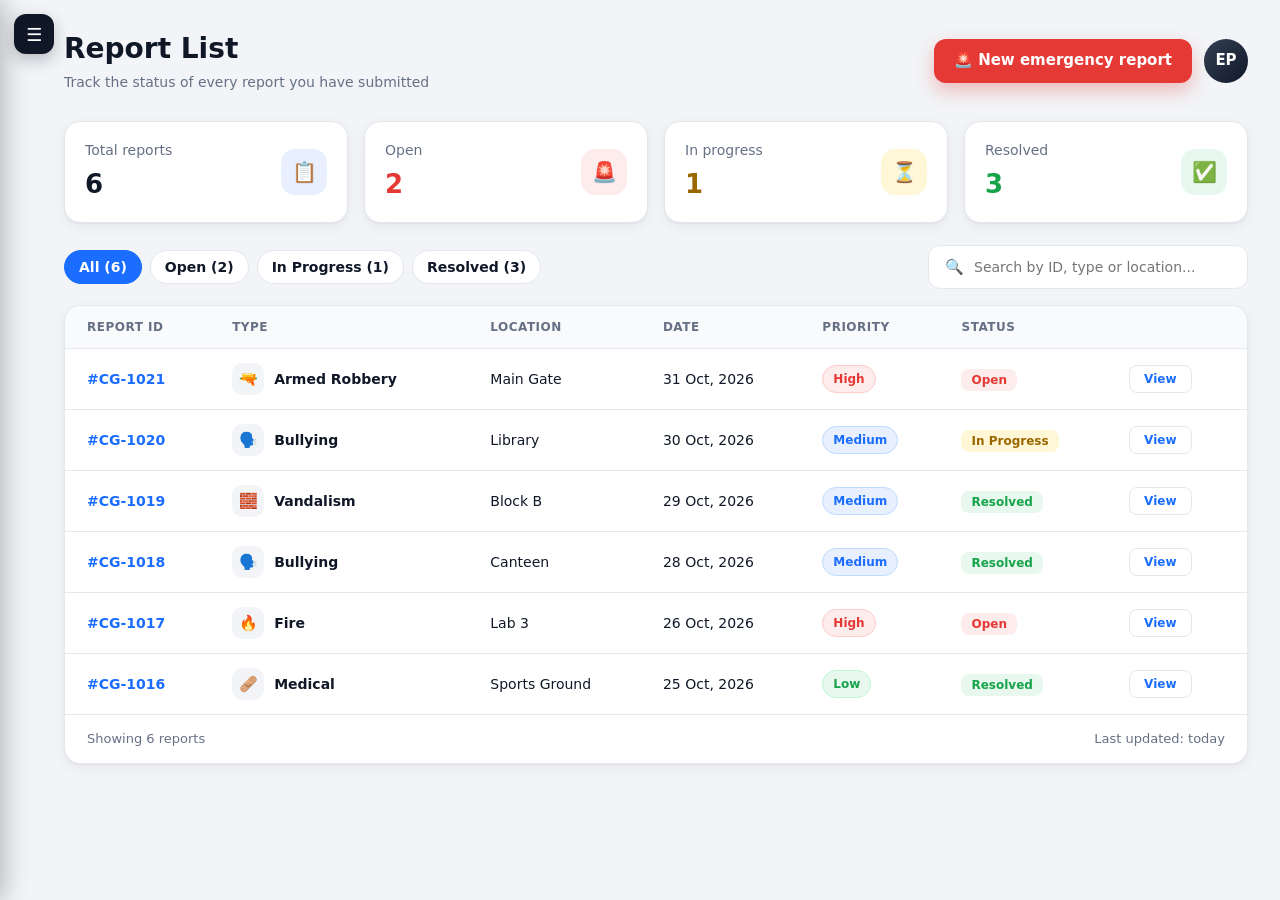
<file: reports.html>
<!DOCTYPE html>
<html lang="en">
<head>
  <meta charset="UTF-8">
  <meta name="viewport" content="width=device-width, initial-scale=1.0">
  <title>Report List | CampusGuardian</title>
  <link rel="stylesheet" href="css/style.css">
</head>
<body>
<div class="app">

  <aside class="sidebar">
    <div class="brand">
      <div class="brand-logo">🛡️</div>
      <div class="brand-name">CampusGuardian<small>SMART CAMPUS PLATFORM</small></div>
    </div>
    <div class="nav-label">Menu</div>
    <ul class="nav">
      <li><a href="index.html"><span class="ico">🏠</span>Home</a></li>
      <li><a href="dashboard.html"><span class="ico">📊</span>Dashboard</a></li>
      <li><a href="emergency.html"><span class="ico">🚨</span>Emergency Report</a></li>
      <li><a href="complaint.html"><span class="ico">📝</span>Complaint Form</a></li>
      <li><a href="reports.html" class="active"><span class="ico">📋</span>Report List</a></li>
      <li><a href="profile.html"><span class="ico">👤</span>Student Profile</a></li>
    </ul>
    <div class="nav-label">Account</div>
    <ul class="nav">
      <li><a href="login.html"><span class="ico">🔐</span>Login</a></li>
      <li><a href="register.html"><span class="ico">✨</span>Register</a></li>
    </ul>
    <div class="sidebar-footer">© 2026 CampusGuardian</div>
  </aside>

  <main class="main">
    <div class="topbar">
      <div>
        <h1>Report List</h1>
        <p>Track the status of every report you have submitted</p>
      </div>
      <div class="actions">
        <a href="emergency.html" class="btn btn-danger">🚨 New emergency report</a>
        <div class="avatar">EP</div>
      </div>
    </div>

    <!-- Summary -->
    <div class="summary-grid">
      <div class="card summary-card">
        <div><div class="stat-label">Total reports</div><div class="stat-value">6</div></div>
        <div class="summary-icon" style="background:var(--primary-soft)">📋</div>
      </div>
      <div class="card summary-card">
        <div><div class="stat-label">Open</div><div class="stat-value" style="color:var(--red)">2</div></div>
        <div class="summary-icon" style="background:var(--red-soft)">🚨</div>
      </div>
      <div class="card summary-card">
        <div><div class="stat-label">In progress</div><div class="stat-value" style="color:#9a6700">1</div></div>
        <div class="summary-icon" style="background:var(--yellow-soft)">⏳</div>
      </div>
      <div class="card summary-card">
        <div><div class="stat-label">Resolved</div><div class="stat-value" style="color:var(--green)">3</div></div>
        <div class="summary-icon" style="background:var(--green-soft)">✅</div>
      </div>
    </div>

    <!-- Toolbar -->
    <div class="toolbar">
      <div class="chip-group">
        <button class="chip active" data-filter="All">All (6)</button>
        <button class="chip" data-filter="Open">Open (2)</button>
        <button class="chip" data-filter="In Progress">In Progress (1)</button>
        <button class="chip" data-filter="Resolved">Resolved (3)</button>
      </div>
      <div class="search search-box">🔍 <input type="text" placeholder="Search by ID, type or location..."></div>
    </div>

    <!-- Table -->
    <div class="card table-card">
      <div class="table-wrap">
        <table class="table">
          <thead>
            <tr>
              <th>Report ID</th>
              <th>Type</th>
              <th>Location</th>
              <th>Date</th>
              <th>Priority</th>
              <th>Status</th>
              <th></th>
            </tr>
          </thead>
          <tbody>
            <tr>
              <td class="rid">#CG-1021</td>
              <td><div class="type-cell"><span class="type-ico">🔫</span>Armed Robbery</div></td>
              <td>Main Gate</td>
              <td>31 Oct, 2026</td>
              <td><span class="pill down">High</span></td>
              <td><span class="status open">Open</span></td>
              <td><button class="row-btn">View</button></td>
            </tr>
            <tr>
              <td class="rid">#CG-1020</td>
              <td><div class="type-cell"><span class="type-ico">🗣️</span>Bullying</div></td>
              <td>Library</td>
              <td>30 Oct, 2026</td>
              <td><span class="pill info">Medium</span></td>
              <td><span class="status progress">In Progress</span></td>
              <td><button class="row-btn">View</button></td>
            </tr>
            <tr>
              <td class="rid">#CG-1019</td>
              <td><div class="type-cell"><span class="type-ico">🧱</span>Vandalism</div></td>
              <td>Block B</td>
              <td>29 Oct, 2026</td>
              <td><span class="pill info">Medium</span></td>
              <td><span class="status resolved">Resolved</span></td>
              <td><button class="row-btn">View</button></td>
            </tr>
            <tr>
              <td class="rid">#CG-1018</td>
              <td><div class="type-cell"><span class="type-ico">🗣️</span>Bullying</div></td>
              <td>Canteen</td>
              <td>28 Oct, 2026</td>
              <td><span class="pill info">Medium</span></td>
              <td><span class="status resolved">Resolved</span></td>
              <td><button class="row-btn">View</button></td>
            </tr>
            <tr>
              <td class="rid">#CG-1017</td>
              <td><div class="type-cell"><span class="type-ico">🔥</span>Fire</div></td>
              <td>Lab 3</td>
              <td>26 Oct, 2026</td>
              <td><span class="pill down">High</span></td>
              <td><span class="status open">Open</span></td>
              <td><button class="row-btn">View</button></td>
            </tr>
            <tr>
              <td class="rid">#CG-1016</td>
              <td><div class="type-cell"><span class="type-ico">🩹</span>Medical</div></td>
              <td>Sports Ground</td>
              <td>25 Oct, 2026</td>
              <td><span class="pill up">Low</span></td>
              <td><span class="status resolved">Resolved</span></td>
              <td><button class="row-btn">View</button></td>
            </tr>
          </tbody>
        </table>
      </div>
      <div class="table-footer">
        <span>Showing 6 reports</span>
        <span>Last updated: today</span>
      </div>
    </div>
  </main>
</div>
<script src="js/main.js"></script>
</body>
</html>
</file>
<file: css/style.css>
/* =========================================
   CampusGuardian - Main Stylesheet
   ========================================= */

/* ---------- 1. Variables ---------- */
:root {
  --sidebar: #101828;
  --sidebar-hover: #1d2939;
  --primary: #1a6dff;
  --primary-dark: #0f56d6;
  --primary-soft: #e8f0ff;
  --bg: #f2f4f7;
  --card: #ffffff;
  --text: #101828;
  --muted: #667085;
  --border: #e4e7ec;
  --red: #e53935;
  --red-soft: #fdecec;
  --green: #16a34a;
  --green-soft: #e8f8ee;
  --yellow: #f5b800;
  --yellow-soft: #fff7d6;
  --radius: 16px;
  --shadow: 0 1px 2px rgba(16, 24, 40, .05), 0 4px 14px rgba(16, 24, 40, .05);
}

/* Animated percentage values (used by the donut chart) */
@property --a { syntax: '<percentage>'; inherits: false; initial-value: 0%; }
@property --b { syntax: '<percentage>'; inherits: false; initial-value: 0%; }

/* ---------- 2. Base ---------- */
* { box-sizing: border-box; margin: 0; padding: 0; }

body {
  font-family: 'Segoe UI', system-ui, -apple-system, sans-serif;
  background: var(--bg);
  color: var(--text);
  font-size: 15px;
  line-height: 1.5;
}

a { color: inherit; text-decoration: none; }
button, input, select, textarea { font-family: inherit; font-size: 14px; }

/* ---------- 3. Layout and hover sidebar ---------- */
.app { display: flex; min-height: 100vh; }

.sidebar {
  width: 250px;
  background: var(--sidebar);
  color: #fff;
  padding: 24px 16px;
  position: fixed;
  top: 0; bottom: 0; left: 0;
  display: flex;
  flex-direction: column;
  overflow-y: auto;
  z-index: 1000;
  transform: translateX(-100%);
  transition: transform .3s ease;
  box-shadow: 4px 0 24px rgba(0, 0, 0, .25);
}
.sidebar.open { transform: translateX(0); }

.main {
  flex: 1;
  min-width: 0;
  padding: 28px 32px 28px 64px;
}

/* Invisible strip on the left edge that opens the sidebar on hover */
.menu-edge {
  position: fixed; top: 0; bottom: 0; left: 0; width: 14px; z-index: 999;
}

/* Small ☰ button, visible when the sidebar is closed */
.menu-icon {
  position: fixed; top: 14px; left: 14px; z-index: 998;
  width: 40px; height: 40px; border-radius: 12px; border: 0;
  background: var(--sidebar); color: #fff; font-size: 18px; cursor: pointer;
  display: grid; place-items: center;
  box-shadow: 0 6px 16px rgba(16, 24, 40, .25);
  transition: opacity .2s;
}
.menu-icon.hide { opacity: 0; pointer-events: none; }

/* ---------- 4. Brand and navigation ---------- */
.brand { display: flex; align-items: center; gap: 12px; padding: 4px 10px 24px; }
.brand-logo {
  width: 42px; height: 42px; border-radius: 12px;
  background: linear-gradient(135deg, var(--primary), #7c3aed);
  display: grid; place-items: center; font-size: 20px;
}
.brand-name { font-size: 19px; font-weight: 800; line-height: 1.1; }
.brand-name small { display: block; font-size: 11px; font-weight: 500; color: #98a2b3; letter-spacing: .4px; }

.nav-label {
  font-size: 11px; text-transform: uppercase; letter-spacing: 1px;
  color: #667085; padding: 18px 14px 8px;
}
.nav { list-style: none; display: flex; flex-direction: column; gap: 4px; }
.nav a {
  display: flex; align-items: center; gap: 12px;
  padding: 11px 14px; border-radius: 10px;
  color: #d0d5dd; font-weight: 500; transition: .2s;
}
.nav a:hover { background: var(--sidebar-hover); color: #fff; }
.nav a.active {
  background: var(--primary); color: #fff; font-weight: 600;
  box-shadow: 0 6px 16px rgba(26, 109, 255, .35);
}
.nav .ico { width: 22px; text-align: center; font-size: 16px; }

.sidebar-footer {
  margin-top: auto; padding: 16px 10px 0;
  font-size: 12px; color: #667085;
  border-top: 1px solid var(--sidebar-hover);
}

/* ---------- 5. Topbar ---------- */
.topbar {
  display: flex; align-items: center; justify-content: space-between;
  gap: 16px; margin-bottom: 28px; flex-wrap: wrap;
}
.topbar h1 { font-size: 28px; font-weight: 800; }
.topbar p { color: var(--muted); font-size: 14px; margin-top: 2px; }
.topbar .actions { display: flex; align-items: center; gap: 12px; flex-wrap: wrap; }

.search {
  display: flex; align-items: center; gap: 10px;
  background: #fff; border: 1px solid var(--border);
  border-radius: 12px; padding: 0 16px; height: 44px; width: 300px;
  color: var(--muted);
}
.search input { border: 0; outline: 0; background: transparent; width: 100%; color: var(--text); }

.icon-btn {
  position: relative; width: 44px; height: 44px; border-radius: 12px;
  background: #fff; border: 1px solid var(--border);
  display: grid; place-items: center; font-size: 18px; cursor: pointer;
}
.icon-btn .dot {
  position: absolute; top: 9px; right: 10px;
  width: 9px; height: 9px; border-radius: 50%;
  background: var(--red); border: 2px solid #fff;
}

.avatar {
  width: 44px; height: 44px; border-radius: 50%;
  background: linear-gradient(135deg, #344054, #101828);
  color: #fff; display: grid; place-items: center;
  font-weight: 700; font-size: 15px;
}

/* ---------- 6. Grid helpers ---------- */
.grid { display: grid; gap: 20px; }
.grid-4 { grid-template-columns: repeat(4, 1fr); }
.grid-3 { grid-template-columns: repeat(3, 1fr); }
.grid-2 { grid-template-columns: 2fr 1fr; }
.grid-2-even { grid-template-columns: 1fr 1fr; }
.section { margin-top: 20px; }

/* ---------- 7. Card ---------- */
.card {
  background: var(--card); border: 1px solid var(--border);
  border-radius: var(--radius); box-shadow: var(--shadow); padding: 22px;
}
.card-head {
  display: flex; align-items: center; justify-content: space-between;
  gap: 12px; margin-bottom: 16px;
}
.card-head h3 { font-size: 17px; font-weight: 700; }
.card-head p { color: var(--muted); font-size: 13px; }
.card-link { color: var(--primary); font-size: 13px; font-weight: 600; transition: opacity .2s; }
.card-link:hover { opacity: .7; }
.help-title { font-size: 16px; font-weight: 700; margin-bottom: 12px; }

/* ---------- 8. Stat cards ---------- */
.stat-top { display: flex; align-items: center; justify-content: space-between; margin-bottom: 14px; }
.stat-icon {
  width: 44px; height: 44px; border-radius: 12px;
  background: var(--primary-soft); display: grid; place-items: center; font-size: 20px;
}
.stat-label { color: var(--muted); font-size: 14px; font-weight: 500; }
.stat-value { font-size: 30px; font-weight: 800; letter-spacing: -.5px; }
.stat-foot { color: var(--muted); font-size: 13px; margin-top: 6px; }

.stat-card { transition: transform .3s ease, box-shadow .3s ease; }
.stat-card:hover { transform: translateY(-4px); box-shadow: 0 16px 32px rgba(16, 24, 40, .1); }

/* Mini progress bar under stat values */
.mini {
  height: 6px; background: #eef2f6; border-radius: 999px; overflow: hidden; margin: 14px 0 10px;
}
.mini span {
  display: block; height: 100%; width: 0; border-radius: 999px;
  animation: fillW 1.2s cubic-bezier(.2, .7, .2, 1) .4s forwards;
}
@keyframes fillW { to { width: var(--w); } }

/* ---------- 9. Pills and status ---------- */
.pill {
  display: inline-flex; align-items: center; gap: 4px;
  padding: 4px 10px; border-radius: 999px;
  font-size: 12px; font-weight: 700; border: 1px solid transparent;
  animation: popIn .5s ease both .5s;
}
.pill.up { color: var(--green); background: var(--green-soft); border-color: #bbf7d0; }
.pill.down { color: var(--red); background: var(--red-soft); border-color: #fecaca; }
.pill.info { color: var(--primary); background: var(--primary-soft); border-color: #bfdbfe; }
@keyframes popIn {
  from { opacity: 0; transform: scale(.8); }
  to   { opacity: 1; transform: scale(1); }
}

.status { font-size: 12px; font-weight: 700; padding: 4px 10px; border-radius: 8px; white-space: nowrap; }
.status.open { background: var(--red-soft); color: var(--red); }
.status.progress { background: var(--yellow-soft); color: #9a6700; }
.status.resolved { background: var(--green-soft); color: var(--green); }

/* ---------- 10. Buttons ---------- */
.btn {
  display: inline-flex; align-items: center; justify-content: center; gap: 8px;
  height: 44px; padding: 0 20px; border-radius: 12px; border: 0;
  font-weight: 700; cursor: pointer; transition: .2s; text-decoration: none;
}
.btn-primary { background: var(--primary); color: #fff; box-shadow: 0 8px 18px rgba(26, 109, 255, .3); }
.btn-primary:hover { background: var(--primary-dark); }
.btn-danger { background: var(--red); color: #fff; box-shadow: 0 8px 18px rgba(229, 57, 53, .3); }
.btn-danger:hover { background: #c62828; }
.btn-ghost { background: #fff; color: var(--text); border: 1px solid var(--border); }
.btn-glass {
  background: rgba(255, 255, 255, .12); color: #fff;
  border: 1px solid rgba(255, 255, 255, .28);
}
.btn-glass:hover { background: rgba(255, 255, 255, .2); }
.btn-block { width: 100%; }

.panic-btn {
  background: var(--red); color: #fff; border: 0; border-radius: 12px;
  padding: 0 18px; height: 44px; font-weight: 700; cursor: pointer;
  display: inline-flex; align-items: center; gap: 8px;
  box-shadow: 0 8px 18px rgba(229, 57, 53, .3);
}

.row-btn {
  border: 1px solid var(--border); background: #fff; color: var(--primary);
  padding: 6px 14px; border-radius: 8px; font-size: 12px; font-weight: 700; cursor: pointer;
}
.row-btn:hover { background: var(--primary-soft); border-color: var(--primary); }

/* ---------- 11. Forms ---------- */
.form-group { display: flex; flex-direction: column; gap: 8px; margin-bottom: 18px; }
.form-group label { font-weight: 600; font-size: 14px; }
.form-control {
  width: 100%; padding: 12px 14px; border-radius: 12px;
  border: 1px solid var(--border); background: #fff; outline: none; color: var(--text);
  transition: border-color .2s, box-shadow .2s;
}
.form-control:focus { border-color: var(--primary); box-shadow: 0 0 0 4px var(--primary-soft); }
textarea.form-control { min-height: 120px; resize: vertical; }
.form-row { display: grid; grid-template-columns: 1fr 1fr; gap: 16px; }
.hint { color: var(--muted); font-size: 12px; }
.hint-row { display: flex; justify-content: space-between; gap: 10px; }
.opt { color: var(--muted); font-weight: 400; font-size: 12px; }
.req { color: var(--red); }
.check { display: flex; align-items: center; gap: 10px; font-size: 14px; color: var(--muted); }
.field-error { color: var(--red); font-size: 12px; font-weight: 600; margin-top: 4px; }

.confirm-box {
  display: flex; gap: 12px; align-items: flex-start; cursor: pointer;
  padding: 14px 16px; border-radius: 12px; margin: 22px 0;
  border: 1px solid var(--border); background: #f9fafb;
  font-size: 14px; color: var(--text);
}
.confirm-box input { margin-top: 3px; accent-color: var(--primary); }

/* Numbered sections inside forms */
.section-title, .block-title {
  display: flex; align-items: center; gap: 10px;
  font-size: 16px; font-weight: 700; margin: 26px 0 16px;
}
.block-title:first-child { margin-top: 0; }
.form-section { padding: 22px 0; border-bottom: 1px solid var(--border); }
.form-section:first-of-type { padding-top: 0; }
.step-num {
  width: 28px; height: 28px; border-radius: 50%;
  background: var(--primary); color: #fff; font-size: 13px;
  display: grid; place-items: center; flex-shrink: 0;
}
.block-title .step-num { background: var(--red); }

/* ---------- 12. Lists, tables and contacts ---------- */
.list { display: flex; flex-direction: column; }
.list-item {
  display: flex; align-items: center; justify-content: space-between; gap: 14px;
  padding: 14px 0; border-bottom: 1px solid var(--border);
  animation: rowIn .5s ease both;
}
.list-item:last-child { border-bottom: 0; }
.list-item:nth-child(1) { animation-delay: .45s; }
.list-item:nth-child(2) { animation-delay: .55s; }
.list-item:nth-child(3) { animation-delay: .65s; }
.list-main { display: flex; align-items: center; gap: 12px; min-width: 0; }
.list-icon {
  width: 40px; height: 40px; border-radius: 12px; flex-shrink: 0;
  display: grid; place-items: center; font-size: 18px;
}
.list-title { font-weight: 600; }
.list-sub { color: var(--muted); font-size: 13px; }
.muted-time { color: var(--muted); font-size: 12px; white-space: nowrap; }

.table-wrap { overflow-x: auto; }
.table { width: 100%; border-collapse: collapse; }
.table th {
  text-align: left; font-size: 12px; text-transform: uppercase; letter-spacing: .5px;
  color: var(--muted); padding: 12px 14px; background: #f9fafb; border-bottom: 1px solid var(--border);
}
.table td { padding: 14px; border-bottom: 1px solid var(--border); font-size: 14px; vertical-align: middle; }
.table tr:last-child td { border-bottom: 0; }
.table tbody tr {
  animation: rowIn .5s ease both;
  animation-delay: calc(var(--i, 0) * .08s + .3s);
}
.table tbody tr:hover { background: #fafbfc; }
.table tr.hidden { display: none; }
@keyframes rowIn {
  from { opacity: 0; transform: translateX(-12px); }
  to   { opacity: 1; transform: none; }
}

.rid { font-weight: 700; color: var(--primary); white-space: nowrap; }
.table-card { padding: 0; overflow: hidden; }
.table-card .table th:first-child, .table-card .table td:first-child { padding-left: 22px; }
.table-card .table th:last-child, .table-card .table td:last-child { padding-right: 22px; }
.type-cell { display: flex; align-items: center; gap: 10px; font-weight: 600; white-space: nowrap; }
.type-ico {
  width: 32px; height: 32px; border-radius: 10px; background: var(--bg);
  display: grid; place-items: center; font-size: 15px;
}
.table-footer {
  display: flex; justify-content: space-between; padding: 14px 22px;
  font-size: 13px; color: var(--muted); border-top: 1px solid var(--border);
}

.contact-row {
  display: flex; align-items: center; gap: 12px; padding: 12px 0;
  border-bottom: 1px solid var(--border); font-size: 14px;
}
.contact-row:last-child { border-bottom: 0; }
.contact-row span { color: var(--muted); }
.contact-row b { margin-left: auto; font-size: 13px; }
.contact-ico {
  width: 36px; height: 36px; border-radius: 10px;
  display: grid; place-items: center; font-size: 16px; flex-shrink: 0;
}

.tip-list { padding-left: 18px; color: var(--muted); font-size: 14px; display: flex; flex-direction: column; gap: 8px; }

/* ---------- 13. Charts (bar and donut) ---------- */
.bars { display: flex; align-items: flex-end; justify-content: space-between; gap: 12px; height: 230px; padding-top: 10px; }
.bar-group { --i: 0; flex: 1; display: flex; flex-direction: column; align-items: center; gap: 8px; height: 100%; justify-content: flex-end; }
.bar-wrap { display: flex; align-items: flex-end; gap: 6px; height: 100%; }
.bar {
  width: 14px; border-radius: 8px; transform-origin: bottom;
  animation: growUp .9s cubic-bezier(.2, .7, .2, 1) both;
  animation-delay: calc(var(--i, 0) * .09s + .2s);
}
.bar.blue { background: var(--primary); }
.bar.green { background: var(--green); }
@keyframes growUp {
  from { transform: scaleY(0); }
  to   { transform: scaleY(1); }
}
.bar-day { font-size: 12px; color: var(--muted); }
.bar-day.active { color: var(--primary); font-weight: 700; }

.donut-wrap { display: flex; align-items: center; gap: 28px; flex-wrap: wrap; }
.donut {
  width: 180px; height: 180px; border-radius: 50%; flex-shrink: 0;
  display: grid; place-items: center;
}
.donut-anim {
  --a: 0%; --b: 0%;
  background: conic-gradient(
    var(--primary) 0 var(--a),
    var(--green) var(--a) var(--b),
    var(--yellow) var(--b) 100%
  );
  animation: donutIn 1.6s cubic-bezier(.2, .7, .2, 1) .3s forwards;
}
@keyframes donutIn { to { --a: 45%; --b: 75%; } }
.donut-inner {
  width: 120px; height: 120px; border-radius: 50%; background: #fff;
  display: grid; place-items: center; text-align: center;
}
.donut-inner b { font-size: 24px; display: block; }
.donut-inner span { font-size: 12px; color: var(--muted); }

.legend { display: flex; flex-direction: column; gap: 12px; flex: 1; min-width: 160px; }
.legend-item { display: flex; align-items: center; justify-content: space-between; font-size: 14px; }
.legend-item .l { display: flex; align-items: center; gap: 10px; }
.dot-color { width: 10px; height: 10px; border-radius: 50%; flex-shrink: 0; }

/* ---------- 14. Auth pages ---------- */
.auth-page {
  min-height: 100vh; display: grid; place-items: center; padding: 32px;
  background: linear-gradient(135deg, #101828 0%, #1a6dff 100%);
}
.auth-card {
  background: #fff; border-radius: 20px; padding: 36px;
  width: 100%; max-width: 440px; box-shadow: 0 20px 50px rgba(0, 0, 0, .2);
}
.auth-brand { display: flex; align-items: center; gap: 12px; margin-bottom: 22px; }
.auth-card h2 { font-size: 26px; font-weight: 800; margin-bottom: 4px; }
.auth-card > p { color: var(--muted); margin-bottom: 26px; font-size: 14px; }
.auth-foot { text-align: center; font-size: 14px; color: var(--muted); margin-top: 16px; }
.auth-foot a { color: var(--primary); font-weight: 700; }
.auth-msg { padding: 10px 14px; border-radius: 10px; font-size: 14px; font-weight: 600; margin-bottom: 16px; }
.auth-msg.ok { background: var(--green-soft); color: var(--green); }
.auth-msg.err { background: var(--red-soft); color: var(--red); }

/* ---------- 15. Home page ---------- */
@keyframes fadeUp {
  from { opacity: 0; transform: translateY(24px); }
  to   { opacity: 1; transform: none; }
}
@keyframes float {
  0%, 100% { transform: translateY(0); }
  50%      { transform: translateY(-12px); }
}
@keyframes ping {
  0%   { transform: scale(.6); opacity: .7; }
  100% { transform: scale(1.6); opacity: 0; }
}

.anim { opacity: 0; animation: fadeUp .8s cubic-bezier(.2, .7, .2, 1) forwards; }
.anim.d1 { animation-delay: .1s; }
.anim.d2 { animation-delay: .25s; }
.anim.d3 { animation-delay: .4s; }
.anim.d4 { animation-delay: .55s; }

.reveal {
  opacity: 0; transform: translateY(32px);
  transition: opacity .8s ease, transform .8s cubic-bezier(.2, .7, .2, 1);
}
.reveal.in { opacity: 1; transform: none; }
.reveal.rd1 { transition-delay: .08s; }
.reveal.rd2 { transition-delay: .16s; }
.reveal.rd3 { transition-delay: .24s; }
.reveal.rd4 { transition-delay: .32s; }

.hero {
  position: relative; overflow: hidden; margin-top: 4px;
  background: linear-gradient(135deg, #101828 0%, #1a6dff 100%);
  color: #fff; border-radius: 24px; padding: 48px 44px;
  display: grid; grid-template-columns: 1.4fr 1fr; gap: 30px; align-items: center;
  box-shadow: 0 20px 44px rgba(16, 24, 40, .25);
}
.hero::before {
  content: ''; position: absolute; right: -120px; bottom: -140px;
  width: 380px; height: 380px; border-radius: 50%;
  background: rgba(255, 255, 255, .06);
}
.hero-text { position: relative; z-index: 1; }
.hero h2 { font-size: 42px; font-weight: 800; line-height: 1.15; margin: 16px 0 12px; }
.hero p { font-size: 16px; opacity: .9; max-width: 520px; }
.hero-cta { display: flex; gap: 12px; flex-wrap: wrap; margin-top: 26px; }
.hero-cta .btn { height: 48px; }
.eyebrow {
  display: inline-block; font-size: 12px; font-weight: 700; letter-spacing: .4px;
  background: rgba(255, 255, 255, .14); padding: 6px 12px; border-radius: 999px;
}
.grad {
  background: linear-gradient(90deg, #ffffff, #93c5fd);
  -webkit-background-clip: text; background-clip: text; color: transparent;
}

.hero-visual { position: relative; z-index: 1; height: 260px; display: grid; place-items: center; }
.hero-visual .ring {
  position: absolute; width: 200px; height: 200px; border-radius: 50%;
  border: 2px solid rgba(255, 255, 255, .45);
  animation: ping 2.6s ease-out infinite;
}
.hero-visual .r2 { animation-delay: 1.3s; }
.shield {
  position: relative; width: 150px; height: 150px; border-radius: 50%;
  background: rgba(255, 255, 255, .16); backdrop-filter: blur(4px);
  display: grid; place-items: center; font-size: 74px;
  box-shadow: 0 20px 40px rgba(0, 0, 0, .2);
  animation: float 4s ease-in-out infinite;
}

.stats-strip {
  display: grid; grid-template-columns: repeat(4, 1fr);
  background: #fff; border: 1px solid var(--border); border-radius: 18px;
  box-shadow: var(--shadow); margin-top: 22px; overflow: hidden;
}
.stat-item { padding: 22px 24px; text-align: center; border-right: 1px solid var(--border); }
.stat-item:last-child { border-right: 0; }
.stat-item .stat-value { font-size: 30px; }
.stat-item span { color: var(--muted); font-size: 13px; font-weight: 500; }

.section-head { margin: 44px 0 18px; }
.section-head h2 { font-size: 24px; font-weight: 800; }
.section-head p { color: var(--muted); margin-top: 4px; }

.feature-grid { display: grid; grid-template-columns: repeat(4, 1fr); gap: 18px; }
.feature-card {
  display: block; background: #fff; border: 1px solid var(--border);
  border-radius: 18px; padding: 24px; box-shadow: var(--shadow);
  transition: transform .3s ease, box-shadow .3s ease, border-color .3s ease;
}
.feature-card:hover {
  transform: translateY(-6px); border-color: #c7d7ff;
  box-shadow: 0 18px 36px rgba(26, 109, 255, .14);
}
.feature-card h3 { font-size: 17px; font-weight: 700; margin-bottom: 6px; }
.feature-card p { color: var(--muted); font-size: 14px; }
.feature-link { display: inline-block; margin-top: 14px; color: var(--primary); font-weight: 700; font-size: 14px; }
.feature-icon {
  width: 52px; height: 52px; border-radius: 16px;
  display: grid; place-items: center; font-size: 24px; margin-bottom: 16px;
}

.campus-section { display: grid; grid-template-columns: 1.5fr 1fr; gap: 20px; align-items: start; }
.legend-card { position: sticky; top: 24px; }
.legend-list { display: flex; flex-direction: column; gap: 12px; font-size: 14px; }
.legend-list > div { display: flex; align-items: center; gap: 10px; }

.contact-grid { display: grid; grid-template-columns: repeat(3, 1fr); gap: 18px; }
.contact-card {
  display: flex; align-items: center; gap: 16px;
  background: #fff; border: 1px solid var(--border); border-radius: 18px;
  padding: 20px; box-shadow: var(--shadow); transition: transform .3s ease;
}
.contact-card:hover { transform: translateY(-4px); }
.contact-card .feature-icon { margin-bottom: 0; flex-shrink: 0; }
.contact-card h3 { font-size: 15px; font-weight: 700; }
.contact-card p { color: var(--muted); font-size: 13px; }

.site-footer {
  display: flex; justify-content: space-between; gap: 12px; flex-wrap: wrap;
  margin-top: 48px; padding: 22px 0; border-top: 1px solid var(--border);
  color: var(--muted); font-size: 13px;
}

/* ---------- 16. Campus 3D illustration ---------- */
.campus-3d {
  position: relative; height: 300px; margin-top: 14px; border-radius: 14px;
  background: linear-gradient(180deg, #dbeafe 0%, #f5f9ff 100%);
  perspective: 800px; overflow: hidden;
  display: grid; place-items: center;
}
.campus-title {
  position: absolute; top: 12px; left: 14px; z-index: 2;
  font-size: 13px; font-weight: 700; color: var(--text);
  background: rgba(255, 255, 255, .85); padding: 4px 10px; border-radius: 8px;
}
.campus-plane {
  position: relative; width: 300px; height: 220px;
  transform: rotateX(55deg) rotateZ(-35deg);
  transform-style: preserve-3d;
  transition: transform .6s ease;
}
.campus-plane:hover { transform: rotateX(45deg) rotateZ(-25deg); }
.campus-ground {
  position: absolute; inset: 0; border-radius: 16px;
  background: #cfe9cf;
  box-shadow: 0 6px 0 #9cc79c, 0 12px 0 #7fb07f;
}
.campus-road { position: absolute; background: #d9dde3; border-radius: 4px; }
.road-h { left: 0; right: 0; top: 100px; height: 14px; }
.road-v { top: 0; bottom: 0; left: 140px; width: 14px; }
.b {
  position: absolute; border-radius: 3px; background: var(--roof); cursor: pointer;
  box-shadow:
    0 2px 0 var(--wall), 0 4px 0 var(--wall), 0 6px 0 var(--wall),
    0 8px 0 var(--wall), 0 10px 0 var(--wall), 0 12px 0 var(--wall-dark),
    0 14px 0 var(--wall-dark), 0 16px 0 var(--wall-dark);
}
.b.picked { filter: brightness(1.15); }
.academic { left: 30px;  top: 30px;  width: 90px; height: 60px; --roof: #ffffff; --wall: #d6dbe3; --wall-dark: #aeb6c2; }
.library  { left: 170px; top: 25px;  width: 70px; height: 50px; --roof: #ffe2b8; --wall: #f2b97a; --wall-dark: #d99a55; }
.admin    { left: 30px;  top: 130px; width: 70px; height: 60px; --roof: #cfe0ff; --wall: #8fb3f0; --wall-dark: #6b93d6; }
.hostel   { left: 180px; top: 150px; width: 90px; height: 50px; --roof: #ffd6e0; --wall: #f3a6b8; --wall-dark: #d97e93; }
.medical  { left: 255px; top: 25px;  width: 40px; height: 50px; --roof: #ffd4d4; --wall: #f08a8a; --wall-dark: #d36262; }
.tree {
  position: absolute; width: 14px; height: 14px; border-radius: 50%;
  background: #5fb36a; box-shadow: 0 3px 0 #3e8a4c, 0 5px 0 #2f6e3b;
}
.gate { position: absolute; left: 120px; top: 212px; width: 44px; height: 8px; background: #334155; border-radius: 3px; }

.campus-legend { display: flex; flex-wrap: wrap; gap: 8px; margin-top: 14px; }
.campus-legend span {
  font-size: 12px; font-weight: 600; padding: 6px 10px;
  border-radius: 999px; background: var(--primary-soft); color: var(--primary);
}
.building-info {
  margin-top: 12px; padding: 12px 14px; border-radius: 12px;
  background: var(--primary-soft); font-size: 14px;
}
.building-info b { display: block; margin-bottom: 4px; color: var(--primary); }
.building-info p { color: var(--muted); }

/* ---------- 17. Dashboard ---------- */
.range-select { height: 44px; width: 160px; padding: 0 12px; }
.stat-card .stat-value { margin-top: 2px; }

/* ---------- 18. Profile ---------- */
.profile-banner { padding: 0; overflow: hidden; }
.banner-bg { height: 120px; background: linear-gradient(135deg, #1a6dff, #7c3aed); }
.banner-body {
  display: flex; align-items: flex-end; gap: 20px; flex-wrap: wrap;
  padding: 0 26px 22px; margin-top: -40px;
}
.avatar.big { width: 84px; height: 84px; font-size: 28px; border: 4px solid #fff; box-shadow: var(--shadow); }
.banner-info { flex: 1; min-width: 200px; }
.banner-info h2 { font-size: 24px; font-weight: 800; }
.banner-info .pill { margin-top: 6px; }
.banner-stats { display: flex; gap: 26px; }
.banner-stats div { text-align: center; }
.banner-stats .stat-value { font-size: 22px; }
.banner-stats .green { color: var(--green); }
.banner-stats .red { color: var(--red); }
.banner-stats span { font-size: 12px; color: var(--muted); }

.profile-head { display: flex; align-items: center; gap: 18px; }
.profile-head .avatar { width: 72px; height: 72px; font-size: 24px; }
.profile-head h2 { font-size: 22px; }
.info-row { display: flex; justify-content: space-between; padding: 12px 0; border-bottom: 1px solid var(--border); font-size: 14px; }
.info-row:last-child { border-bottom: 0; }
.info-row span { color: var(--muted); }

.tabs { display: flex; gap: 8px; border-bottom: 1px solid var(--border); }
.tab {
  background: none; border: 0; padding: 12px 16px; cursor: pointer;
  font-weight: 600; color: var(--muted); border-bottom: 3px solid transparent;
}
.tab.active { color: var(--primary); border-bottom-color: var(--primary); }
.tab-panel { display: none; margin-top: 20px; }
.tab-panel.active { display: block; }

.masked { filter: blur(5px); user-select: none; transition: filter .2s; }
.masked.show { filter: none; user-select: text; }

.modal-overlay {
  position: fixed; inset: 0; background: rgba(16, 24, 40, .55);
  display: none; align-items: center; justify-content: center; z-index: 1100;
}
.modal-overlay.show { display: flex; }
.modal-box {
  background: #fff; border-radius: 18px; padding: 28px;
  width: 92%; max-width: 440px; box-shadow: 0 20px 50px rgba(0, 0, 0, .25);
}
.modal-box h2 { font-size: 22px; font-weight: 800; }
.modal-actions { display: flex; gap: 12px; margin-top: 8px; }
.modal-actions .btn { flex: 1; }

/* ---------- 19. Complaint page ---------- */
.complaint-layout { display: grid; grid-template-columns: 1fr 320px; gap: 20px; align-items: start; }
.complaint-layout > .card:first-child { padding: 28px; }
.progress-wrap { margin-bottom: 26px; }
.progress-head { display: flex; justify-content: space-between; font-size: 13px; color: var(--muted); margin-bottom: 8px; }
.progress-head b { color: var(--primary); }
.progress-bar { height: 8px; background: #eef2f6; border-radius: 999px; overflow: hidden; }
.progress-fill {
  height: 100%; width: 0%; border-radius: 999px;
  background: linear-gradient(90deg, #1a6dff, #7c3aed);
  transition: width .35s ease;
}
.form-actions { display: flex; gap: 12px; justify-content: flex-end; margin-top: 26px; }
.form-actions .btn-primary { min-width: 200px; }
.timeline { display: flex; flex-direction: column; gap: 14px; padding-left: 4px; }
.tl-item { display: flex; align-items: center; gap: 12px; font-size: 14px; }
.tl-dot {
  width: 12px; height: 12px; border-radius: 50%;
  background: var(--primary-soft); border: 3px solid var(--primary); flex-shrink: 0;
}

/* ---------- 20. Report list page ---------- */
.summary-grid { display: grid; grid-template-columns: repeat(4, 1fr); gap: 16px; margin-bottom: 22px; }
.summary-card { display: flex; align-items: center; justify-content: space-between; padding: 18px 20px; }
.summary-card .stat-value { font-size: 26px; margin-top: 4px; }
.summary-icon { width: 46px; height: 46px; border-radius: 14px; display: grid; place-items: center; font-size: 20px; }
.toolbar {
  display: flex; justify-content: space-between; align-items: center;
  gap: 14px; flex-wrap: wrap; margin-bottom: 16px;
}
.chip-group { display: flex; gap: 8px; flex-wrap: wrap; }
.chip {
  border: 1px solid var(--border); background: #fff; color: var(--text);
  padding: 8px 14px; border-radius: 999px; font-weight: 600; cursor: pointer;
}
.chip.active { background: var(--primary); color: #fff; border-color: var(--primary); }
.toolbar .search-box { width: 320px; max-width: 100%; }

/* ---------- 21. Emergency page ---------- */
.emergency-hero {
  position: relative; overflow: hidden;
  background: linear-gradient(135deg, #e53935 0%, #b71c1c 100%);
  color: #fff; border-radius: 20px; padding: 32px 36px;
  display: flex; align-items: center; justify-content: space-between; gap: 24px;
  box-shadow: 0 16px 36px rgba(229, 57, 53, .3);
}
.emergency-hero::after {
  content: ''; position: absolute; right: -60px; top: -60px;
  width: 220px; height: 220px; border-radius: 50%;
  background: rgba(255, 255, 255, .08);
}
.hero-text { max-width: 560px; }
.hero-tag {
  display: inline-block; font-size: 12px; font-weight: 700;
  background: rgba(255, 255, 255, .18); padding: 4px 10px; border-radius: 999px;
}
.emergency-hero h2 { font-size: 26px; font-weight: 800; margin: 12px 0 6px; }
.emergency-hero p { opacity: .92; font-size: 14px; margin-bottom: 18px; }
.sos-btn {
  background: #fff; color: var(--red); height: 50px; padding: 0 26px;
  font-size: 15px; box-shadow: 0 10px 22px rgba(0, 0, 0, .18);
}
.sos-btn:hover { transform: translateY(-1px); }
.hero-icon { font-size: 84px; opacity: .95; }

.emergency-layout { display: grid; grid-template-columns: 1fr 340px; gap: 20px; margin-top: 22px; align-items: start; }
.report-card { padding: 28px; }
.type-grid { display: grid; grid-template-columns: repeat(3, 1fr); gap: 14px; }
.type-card {
  border: 1px solid var(--border); border-radius: 14px; padding: 18px;
  background: #fff; cursor: pointer; text-align: left;
  transition: transform .15s ease, border-color .2s, background .2s;
}
.type-card:hover { transform: translateY(-2px); border-color: var(--primary); }
.type-card.selected { border: 2px solid var(--red); background: var(--red-soft); }
.type-card .t-icon { font-size: 26px; margin-bottom: 8px; }
.type-card b { display: block; font-size: 15px; }
.type-card.selected b { color: var(--red); }
.type-card span { color: var(--muted); font-size: 13px; }
.submit-btn { height: 52px; font-size: 15px; }

.loc-map {
  height: 150px; border-radius: 12px; margin-bottom: 14px;
  background:
    radial-gradient(circle at 50% 50%, rgba(229, 57, 53, .15) 0 26px, transparent 27px),
    repeating-linear-gradient(45deg, #eef4ff, #eef4ff 12px, #f8fbff 12px, #f8fbff 24px);
  display: grid; place-items: center; font-size: 40px;
}
.map-frame { width: 100%; height: 210px; border: 0; border-radius: 12px; margin-bottom: 12px; }
.live-loc { text-align: center; }
.live-status { font-weight: 700; font-size: 14px; }
.live-coords { margin-top: 6px; font-size: 13px; color: var(--muted); font-family: Consolas, monospace; }

/* ---------- 22. Panic popup and field helpers ---------- */
.panic-overlay {
  position: fixed; inset: 0; background: rgba(16, 24, 40, .55);
  display: none; align-items: center; justify-content: center; z-index: 999;
}
.panic-overlay.show { display: flex; }
.panic-modal {
  background: #fff; border-radius: 18px; padding: 30px; width: 90%; max-width: 380px;
  text-align: center; box-shadow: 0 20px 50px rgba(0, 0, 0, .25);
}
.panic-icon { font-size: 48px; margin-bottom: 8px; }
.panic-modal h2 { font-size: 22px; font-weight: 800; margin-bottom: 6px; }
.panic-modal p { color: var(--muted); font-size: 14px; margin-bottom: 22px; }
.panic-actions { display: flex; gap: 12px; }
.panic-actions .btn { flex: 1; }

/* ---------- 23. Responsive ---------- */
@media (max-width: 1100px) {
  .grid-4, .summary-grid, .feature-grid { grid-template-columns: repeat(2, 1fr); }
  .grid-3, .grid-2, .grid-2-even, .campus-section, .complaint-layout, .emergency-layout { grid-template-columns: 1fr; }
  .type-grid { grid-template-columns: repeat(2, 1fr); }
  .hero { grid-template-columns: 1fr; padding: 36px 30px; }
  .hero h2 { font-size: 34px; }
  .hero-visual { height: 200px; }
  .legend-card { position: static; }
  .stats-strip { grid-template-columns: repeat(2, 1fr); }
  .stat-item:nth-child(2) { border-right: 0; }
  .stat-item:nth-child(-n+2) { border-bottom: 1px solid var(--border); }
}
@media (max-width: 760px) {
  .main { padding: 72px 18px 24px; }
  .search, .toolbar .search-box { width: 100%; }
  .grid-4, .form-row, .type-grid, .summary-grid, .contact-grid, .feature-grid { grid-template-columns: 1fr; }
  .hero h2 { font-size: 28px; }
  .emergency-hero { flex-direction: column; text-align: center; padding: 26px; }
  .hero-icon { font-size: 60px; }
  .site-footer { flex-direction: column; }
}

/* ---------- 24. Print ---------- */
@media print {
  .sidebar, .menu-icon, .menu-edge, .topbar .actions, .tabs, .modal-overlay { display: none !important; }
  .main { padding: 0 !important; }
}

/* ---------- 25. Less motion for users who prefer it ---------- */
@media (prefers-reduced-motion: reduce) {
  *, *::before, *::after {
    animation: none !important;
    transition: none !important;
  }
  .anim, .reveal { opacity: 1; transform: none; }
  .donut-anim { --a: 45%; --b: 75%; }
  .mini span { width: var(--w); }
}
</file>
